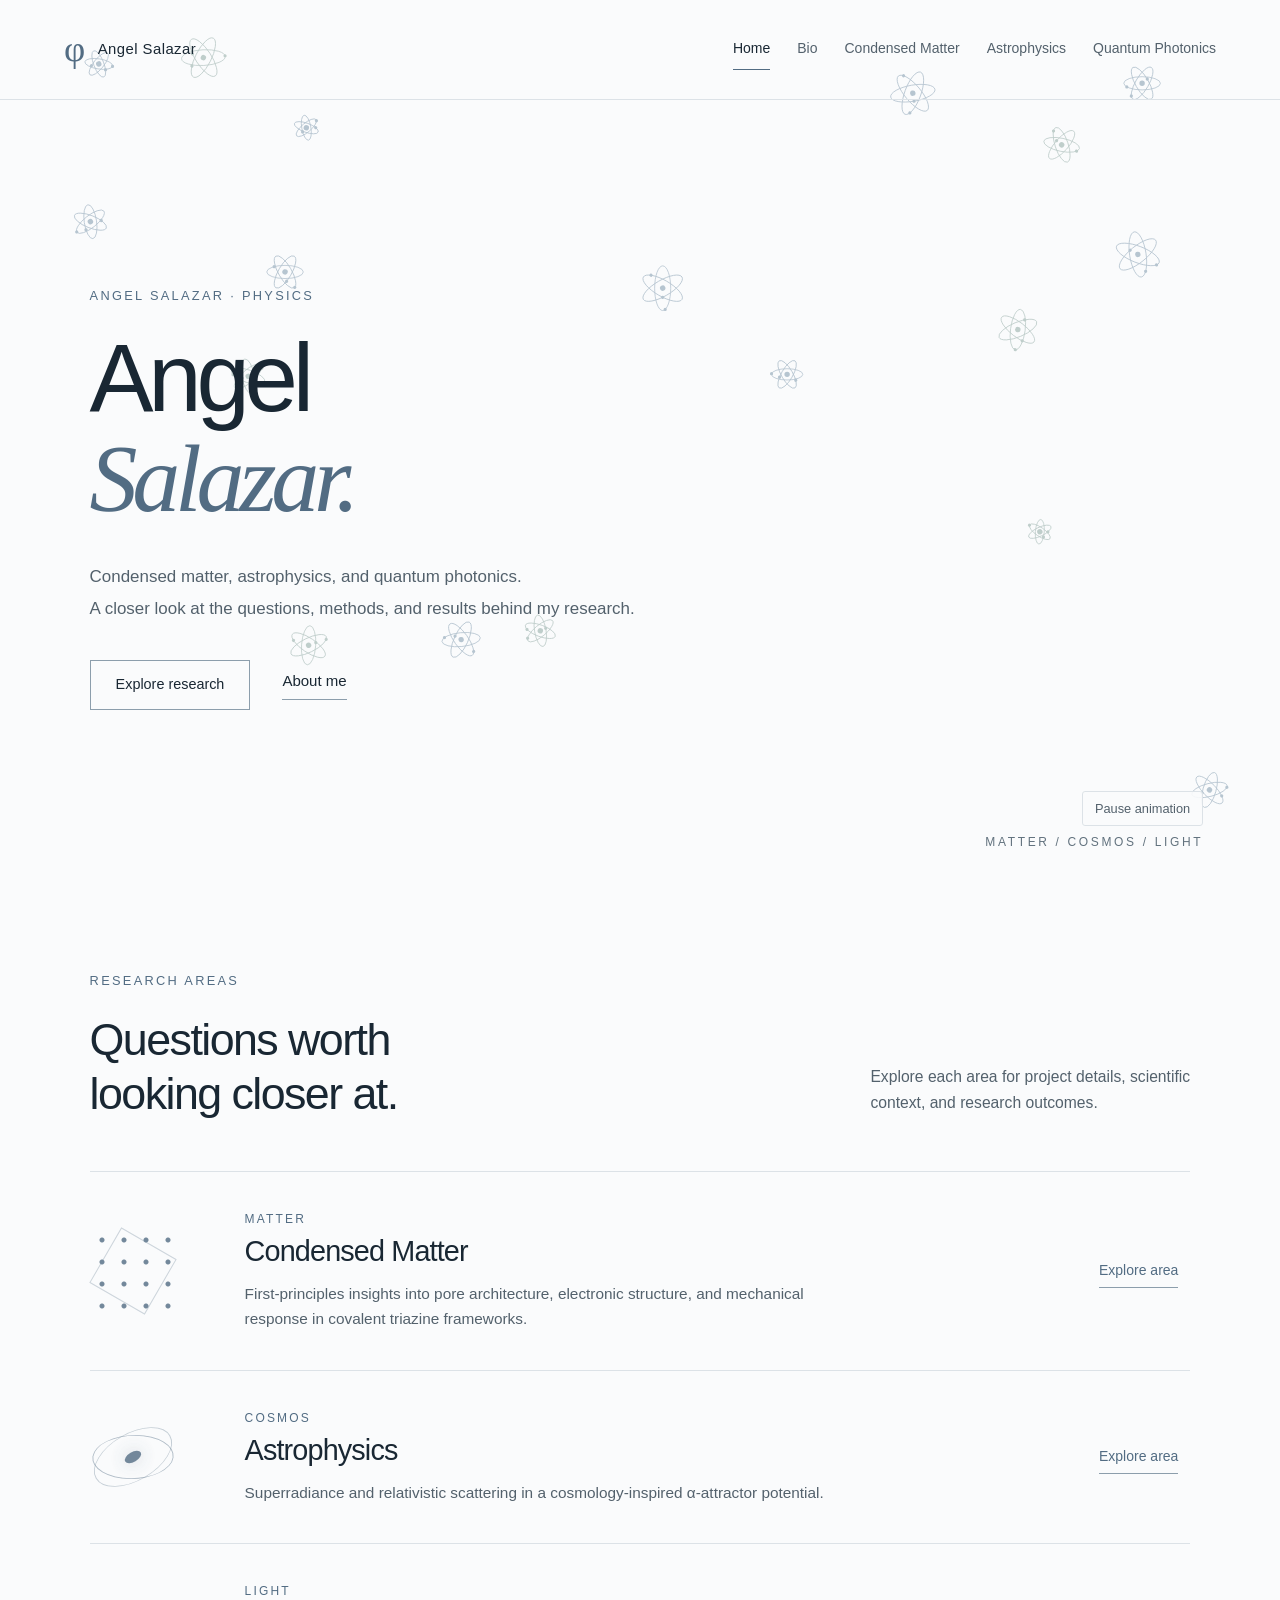
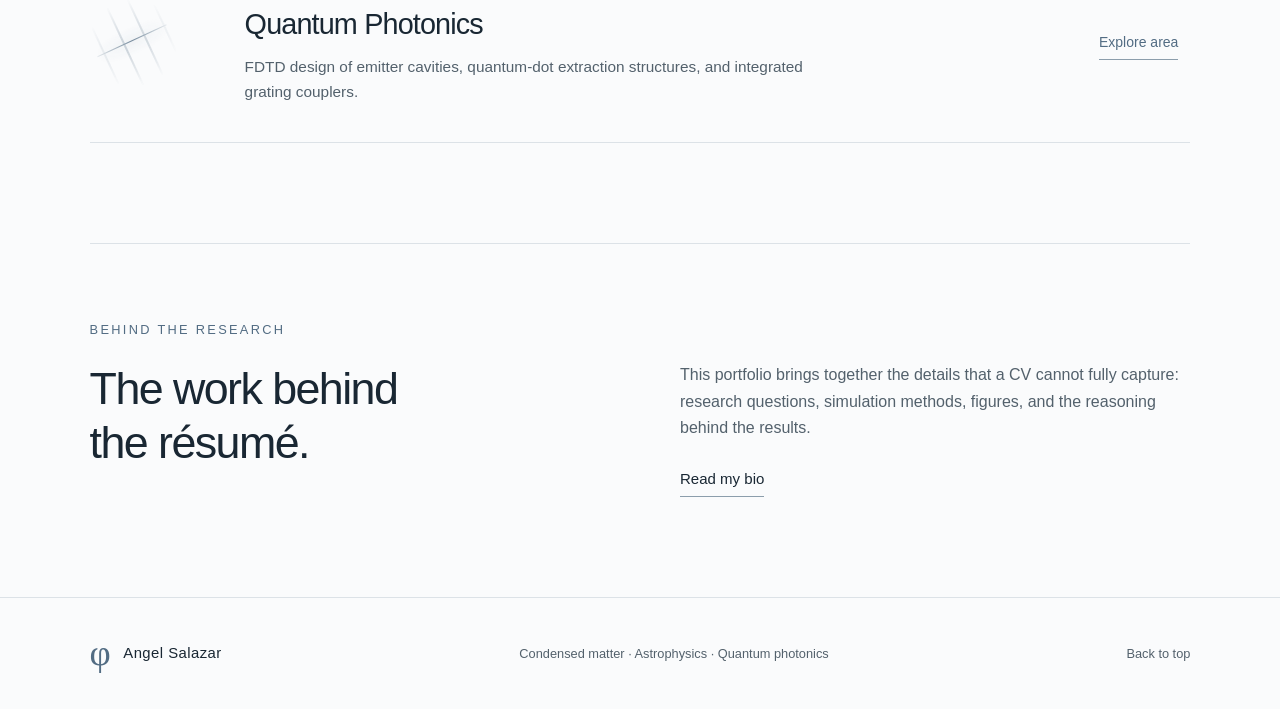
<file: index.html>
<!doctype html>
<html lang="en">
<head>
<meta charset="utf-8">
<meta name="viewport" content="width=device-width, initial-scale=1">
<meta name="color-scheme" content="light">
<meta name="description" content="A physics research portfolio exploring condensed matter, astrophysics, and quantum photonics.">
<title>Home · Angel Salazar</title>
<link rel="icon" href="assets/favicon.svg" type="image/svg+xml">
<link rel="stylesheet" href="assets/style.css">
<script src="assets/site.js" defer></script>
</head>
<body class="has-atom-background">
<canvas id="atom-background" aria-hidden="true"></canvas>
<a class="skip-link" href="#main">Skip to content</a>
<header class="site-header"><a class="brand" href="index.html" aria-label="Research portfolio home"><span class="brand-mark" aria-hidden="true">φ</span><span>Angel Salazar</span></a><button class="menu-toggle" type="button" aria-expanded="false" aria-controls="main-nav">Menu</button><nav id="main-nav" aria-label="Main navigation"><a href="index.html" aria-current="page">Home</a><a href="bio.html">Bio</a><a href="condensed-matter.html">Condensed Matter</a><a href="astrophysics.html">Astrophysics</a><a href="quantum-photonics.html">Quantum Photonics</a></nav></header>
<main id="main">
<section class="hero">
<div class="hero-content"><p class="eyebrow">Angel Salazar · Physics</p><h1>Angel<br><em>Salazar.</em></h1><p class="hero-description">Condensed matter, astrophysics, and quantum photonics.<br class="desktop-break"> A closer look at the questions, methods, and results behind my research.</p><div class="hero-actions"><a class="button" href="#research">Explore research</a><a class="text-link" href="bio.html">About me</a></div></div>
<button class="motion-toggle" aria-controls="atom-background" type="button" aria-pressed="false" hidden>Pause animation</button>
<p class="hero-caption">Matter / Cosmos / Light</p>
</section>
<section class="section research-section" id="research"><div class="section-heading"><div><p class="eyebrow">Research areas</p><h2>Questions worth<br>looking closer at.</h2></div><p>Explore each area for project details, scientific context, and research outcomes.</p></div>
<div class="research-list">
<a class="research-row" href="condensed-matter.html"><span class="area-icon matter-icon" aria-hidden="true"></span><div><p class="eyebrow">Matter</p><h3>Condensed Matter</h3><p>First-principles insights into pore architecture, electronic structure, and mechanical response in covalent triazine frameworks.</p></div><span class="row-action">Explore area</span></a>
<a class="research-row" href="astrophysics.html"><span class="area-icon astro-icon" aria-hidden="true"></span><div><p class="eyebrow">Cosmos</p><h3>Astrophysics</h3><p>Superradiance and relativistic scattering in a cosmology-inspired α-attractor potential.</p></div><span class="row-action">Explore area</span></a>
<a class="research-row" href="quantum-photonics.html"><span class="area-icon photon-icon" aria-hidden="true"></span><div><p class="eyebrow">Light</p><h3>Quantum Photonics</h3><p>FDTD design of emitter cavities, quantum-dot extraction structures, and integrated grating couplers.</p></div><span class="row-action">Explore area</span></a>
</div></section>
<section class="section closing"><p class="eyebrow">Behind the research</p><h2>The work behind<br>the résumé.</h2><p>This portfolio brings together the details that a CV cannot fully capture: research questions, simulation methods, figures, and the reasoning behind the results.</p><a class="text-link" href="bio.html">Read my bio</a></section></main>
<footer class="site-footer"><a class="brand" href="index.html"><span class="brand-mark" aria-hidden="true">φ</span><span>Angel Salazar</span></a><p>Condensed matter · Astrophysics · Quantum photonics</p><a href="#main">Back to top</a></footer>
</body></html>
</file>
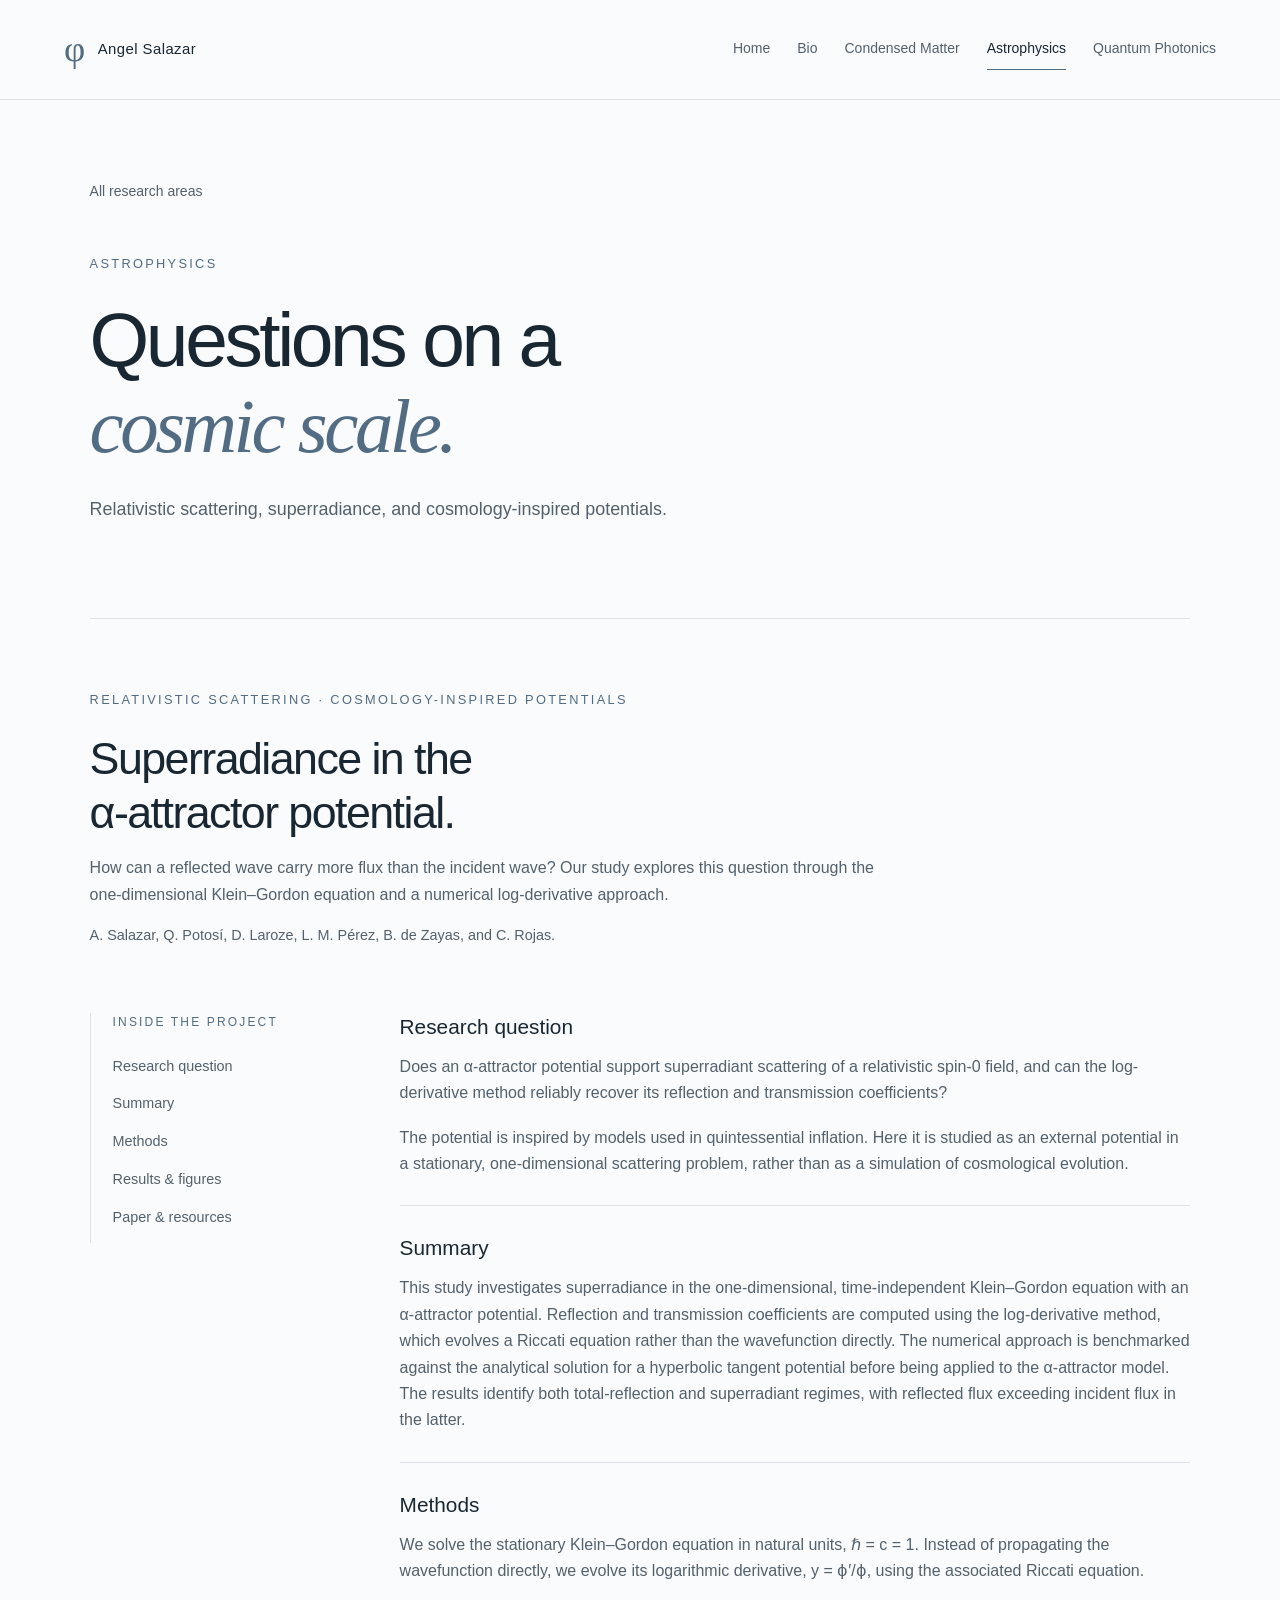
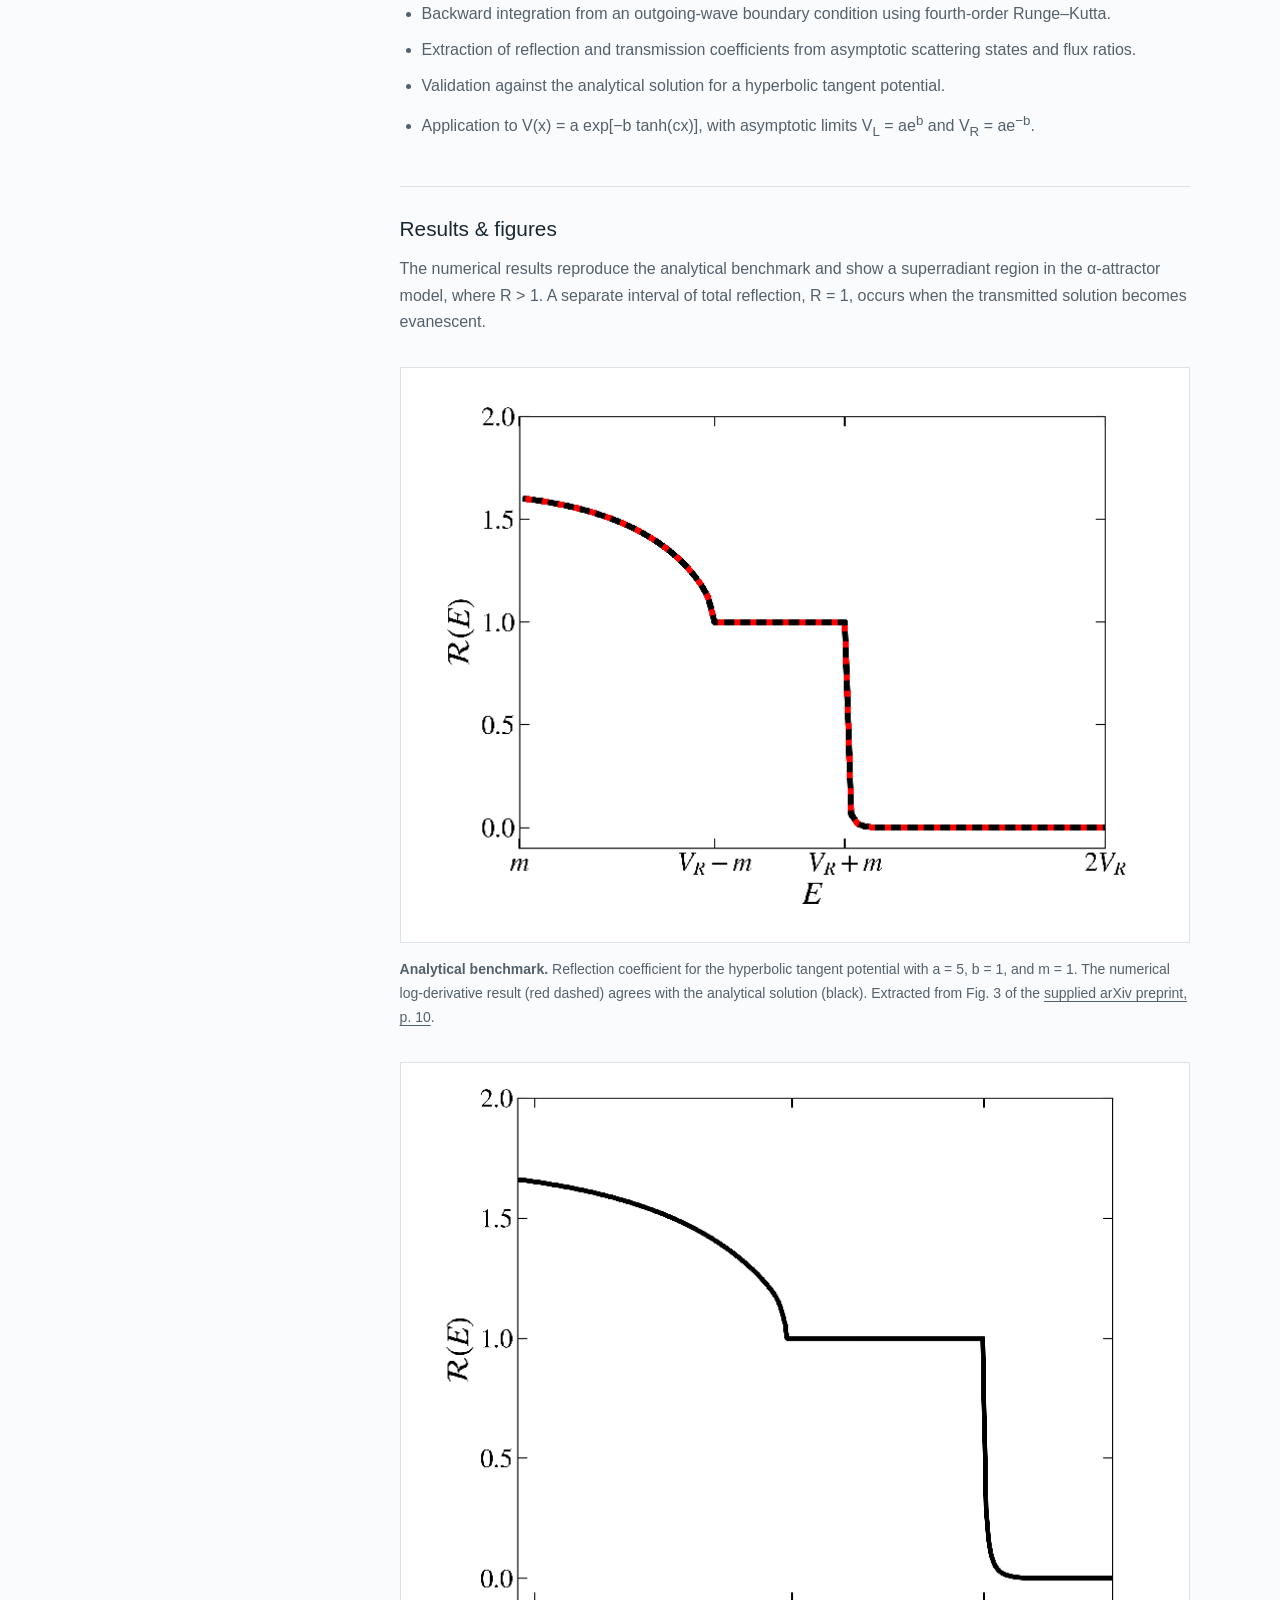
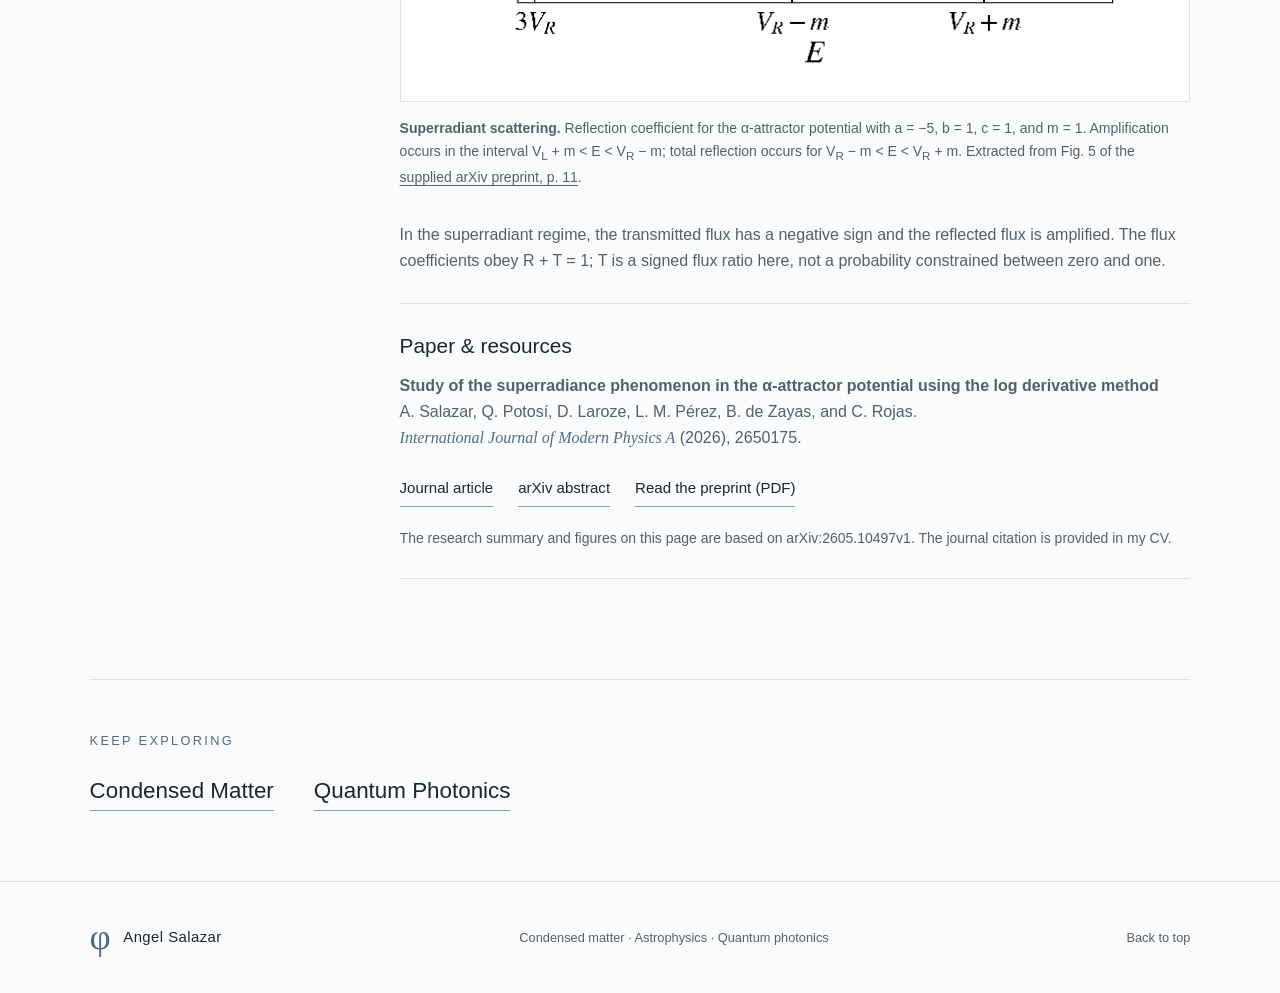
<file: astrophysics.html>
<!doctype html>
<html lang="en">
<head>
<meta charset="utf-8">
<meta name="viewport" content="width=device-width, initial-scale=1">
<meta name="color-scheme" content="light">
<meta name="description" content="Relativistic scattering, superradiance, and cosmology-inspired potentials.">
<title>Astrophysics · Angel Salazar</title>
<link rel="icon" href="assets/favicon.svg" type="image/svg+xml">
<link rel="stylesheet" href="assets/style.css">
<script src="assets/site.js" defer></script>
</head>
<body>
<a class="skip-link" href="#main">Skip to content</a>
<header class="site-header"><a class="brand" href="index.html" aria-label="Research portfolio home"><span class="brand-mark" aria-hidden="true">φ</span><span>Angel Salazar</span></a><button class="menu-toggle" type="button" aria-expanded="false" aria-controls="main-nav">Menu</button><nav id="main-nav" aria-label="Main navigation"><a href="index.html">Home</a><a href="bio.html">Bio</a><a href="condensed-matter.html">Condensed Matter</a><a href="astrophysics.html" aria-current="page">Astrophysics</a><a href="quantum-photonics.html">Quantum Photonics</a></nav></header>
<main id="main">
<section class="section page-intro"><a class="back-link" href="index.html#research">All research areas</a><p class="eyebrow">Astrophysics</p><h1>Questions on a<br><em>cosmic scale.</em></h1><p class="intro-copy">Relativistic scattering, superradiance, and cosmology-inspired potentials.</p></section>
<section class="section project-section">
  <div class="project-header"><p class="eyebrow">Relativistic scattering · Cosmology-inspired potentials</p><h2>Superradiance in the<br>α-attractor potential.</h2><p>How can a reflected wave carry more flux than the incident wave? Our study explores this question through the one-dimensional Klein–Gordon equation and a numerical log-derivative approach.</p><p class="paper-credit">A. Salazar, Q. Potosí, D. Laroze, L. M. Pérez, B. de Zayas, and C. Rojas.</p></div>
  <div class="project-layout">
    <aside class="project-index"><p class="eyebrow">Inside the project</p><a href="#question">Research question</a><a href="#summary">Summary</a><a href="#methods">Methods</a><a href="#results">Results &amp; figures</a><a href="#resources">Paper &amp; resources</a></aside>
    <div class="project-content">
      <section class="detail-block" id="question"><h3>Research question</h3><p>Does an α-attractor potential support superradiant scattering of a relativistic spin-0 field, and can the log-derivative method reliably recover its reflection and transmission coefficients?</p><p>The potential is inspired by models used in quintessential inflation. Here it is studied as an external potential in a stationary, one-dimensional scattering problem, rather than as a simulation of cosmological evolution.</p></section>
      <section class="detail-block" id="summary"><h3>Summary</h3><p>This study investigates superradiance in the one-dimensional, time-independent Klein–Gordon equation with an α-attractor potential. Reflection and transmission coefficients are computed using the log-derivative method, which evolves a Riccati equation rather than the wavefunction directly. The numerical approach is benchmarked against the analytical solution for a hyperbolic tangent potential before being applied to the α-attractor model. The results identify both total-reflection and superradiant regimes, with reflected flux exceeding incident flux in the latter.</p></section>
      <section class="detail-block" id="methods"><h3>Methods</h3><p>We solve the stationary Klein–Gordon equation in natural units, ℏ = c = 1. Instead of propagating the wavefunction directly, we evolve its logarithmic derivative, y = ϕ′/ϕ, using the associated Riccati equation.</p><ul class="method-list"><li>Backward integration from an outgoing-wave boundary condition using fourth-order Runge–Kutta.</li><li>Extraction of reflection and transmission coefficients from asymptotic scattering states and flux ratios.</li><li>Validation against the analytical solution for a hyperbolic tangent potential.</li><li>Application to V(x) = a exp[−b tanh(cx)], with asymptotic limits V<sub>L</sub> = ae<sup>b</sup> and V<sub>R</sub> = ae<sup>−b</sup>.</li></ul></section>
      <section class="detail-block" id="results"><h3>Results &amp; figures</h3><p>The numerical results reproduce the analytical benchmark and show a superradiant region in the α-attractor model, where R &gt; 1. A separate interval of total reflection, R = 1, occurs when the transmitted solution becomes evanescent.</p>
        <figure class="research-figure"><a href="assets/research/tanh-reflection.png" aria-label="View the hyperbolic tangent reflection plot at full size"><img src="assets/research/tanh-reflection.png" width="749" height="535" loading="lazy" alt="Reflection coefficient versus energy for the hyperbolic tangent potential. The black analytical curve and red dashed numerical curve overlap, showing superradiance with R greater than one, a total-reflection plateau, and a decrease toward zero."></a><figcaption><strong>Analytical benchmark.</strong> Reflection coefficient for the hyperbolic tangent potential with a = 5, b = 1, and m = 1. The numerical log-derivative result (red dashed) agrees with the analytical solution (black). Extracted from Fig. 3 of the <a href="https://arxiv.org/pdf/2605.10497v1#page=10">supplied arXiv preprint, p. 10</a>.</figcaption></figure>
        <figure class="research-figure"><a href="assets/research/alpha-attractor-reflection.png" aria-label="View the alpha-attractor reflection plot at full size"><img src="assets/research/alpha-attractor-reflection.png" width="764" height="611" loading="lazy" alt="Numerical reflection coefficient for the alpha-attractor potential. A superradiant region with R greater than one is followed by a plateau at R equals one between V R minus m and V R plus m, then reflection decreases toward zero."></a><figcaption><strong>Superradiant scattering.</strong> Reflection coefficient for the α-attractor potential with a = −5, b = 1, c = 1, and m = 1. Amplification occurs in the interval V<sub>L</sub> + m &lt; E &lt; V<sub>R</sub> − m; total reflection occurs for V<sub>R</sub> − m &lt; E &lt; V<sub>R</sub> + m. Extracted from Fig. 5 of the <a href="https://arxiv.org/pdf/2605.10497v1#page=11">supplied arXiv preprint, p. 11</a>.</figcaption></figure>
        <p>In the superradiant regime, the transmitted flux has a negative sign and the reflected flux is amplified. The flux coefficients obey R + T = 1; T is a signed flux ratio here, not a probability constrained between zero and one.</p>
      </section>
      <section class="detail-block" id="resources"><h3>Paper &amp; resources</h3><p><strong>Study of the superradiance phenomenon in the α-attractor potential using the log derivative method</strong><br>A. Salazar, Q. Potosí, D. Laroze, L. M. Pérez, B. de Zayas, and C. Rojas.<br><em>International Journal of Modern Physics A</em> (2026), 2650175.</p><div class="publication-links"><a class="text-link" href="https://doi.org/10.1142/S0217751X26501757">Journal article</a><a class="text-link" href="https://arxiv.org/abs/2605.10497">arXiv abstract</a><a class="text-link" href="https://arxiv.org/pdf/2605.10497v1">Read the preprint (PDF)</a></div><p class="source-note">The research summary and figures on this page are based on arXiv:2605.10497v1. The journal citation is provided in my CV.</p></section>
    </div>
  </div>
</section>
<section class="section next-section"><p class="eyebrow">Keep exploring</p><div class="area-links"><a href="condensed-matter.html">Condensed Matter</a><a href="quantum-photonics.html">Quantum Photonics</a></div></section></main>
<footer class="site-footer"><a class="brand" href="index.html"><span class="brand-mark" aria-hidden="true">φ</span><span>Angel Salazar</span></a><p>Condensed matter · Astrophysics · Quantum photonics</p><a href="#main">Back to top</a></footer>
</body></html>
</file>
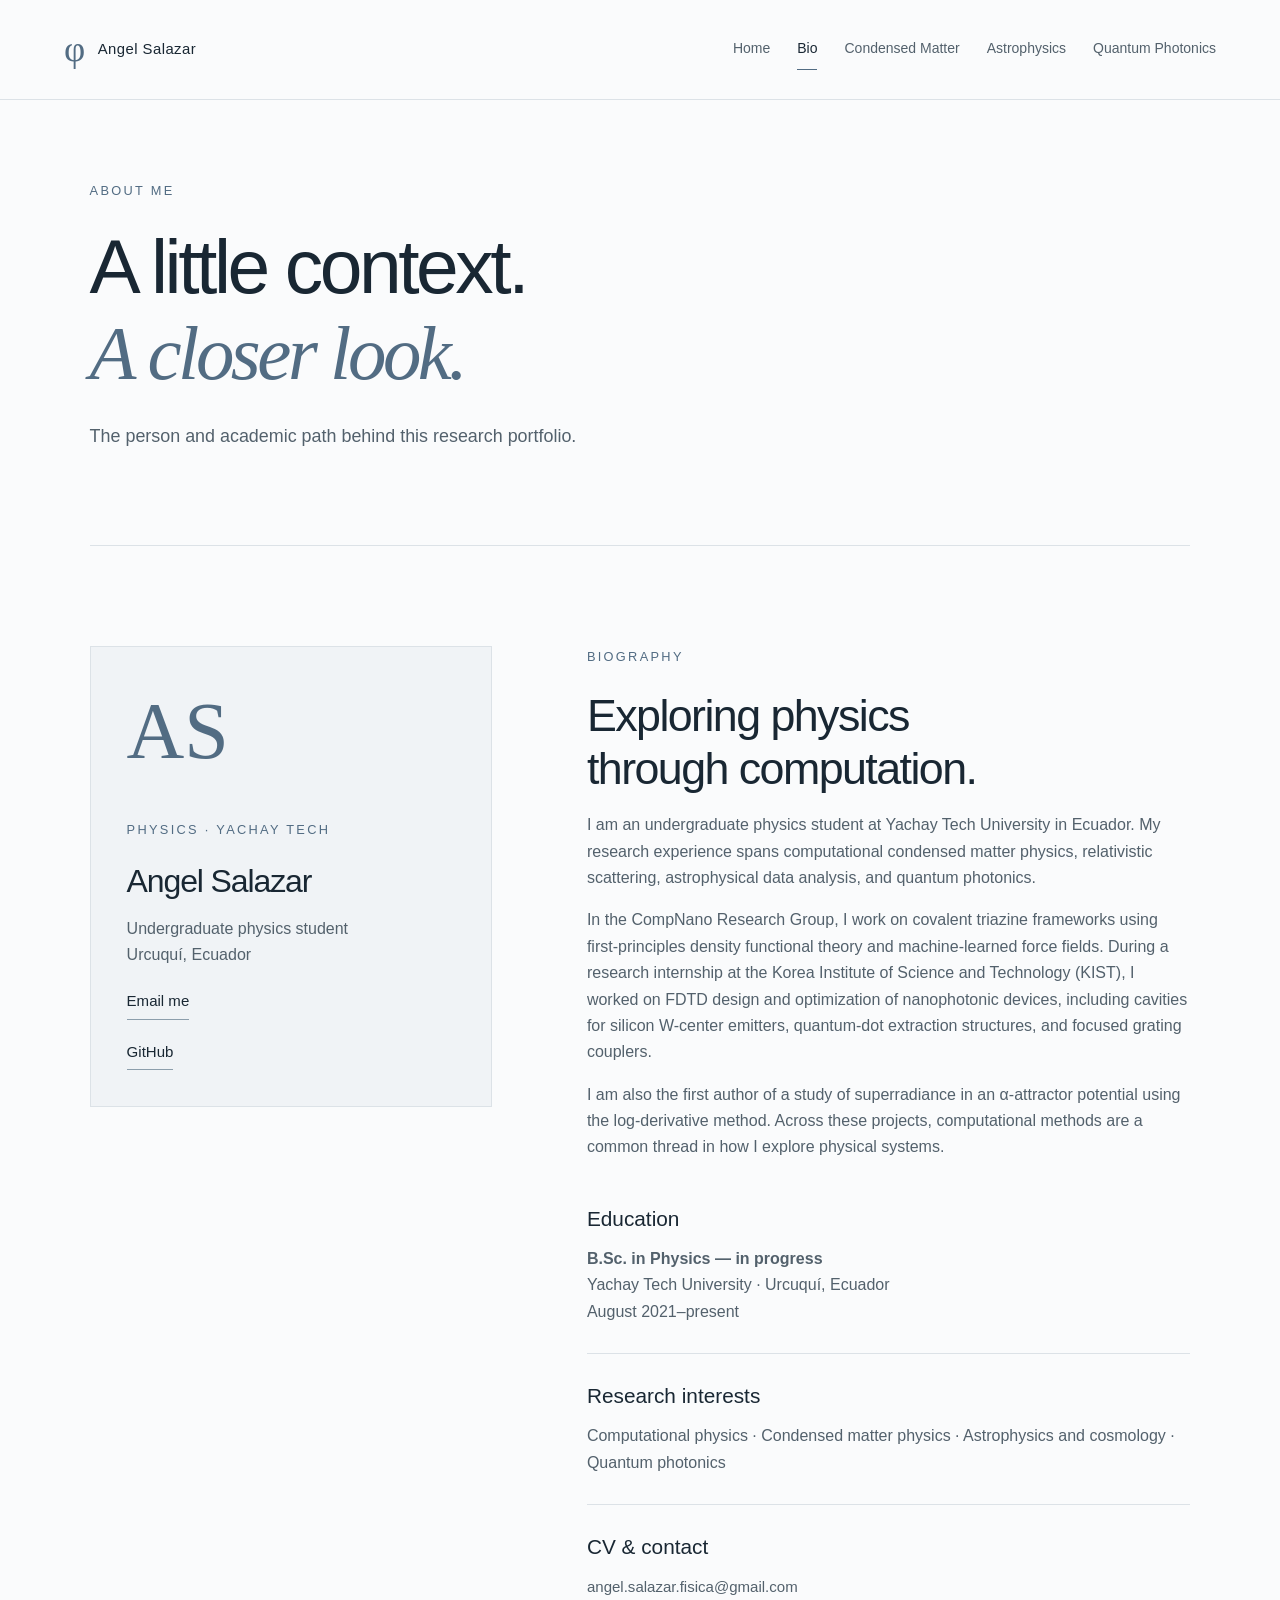
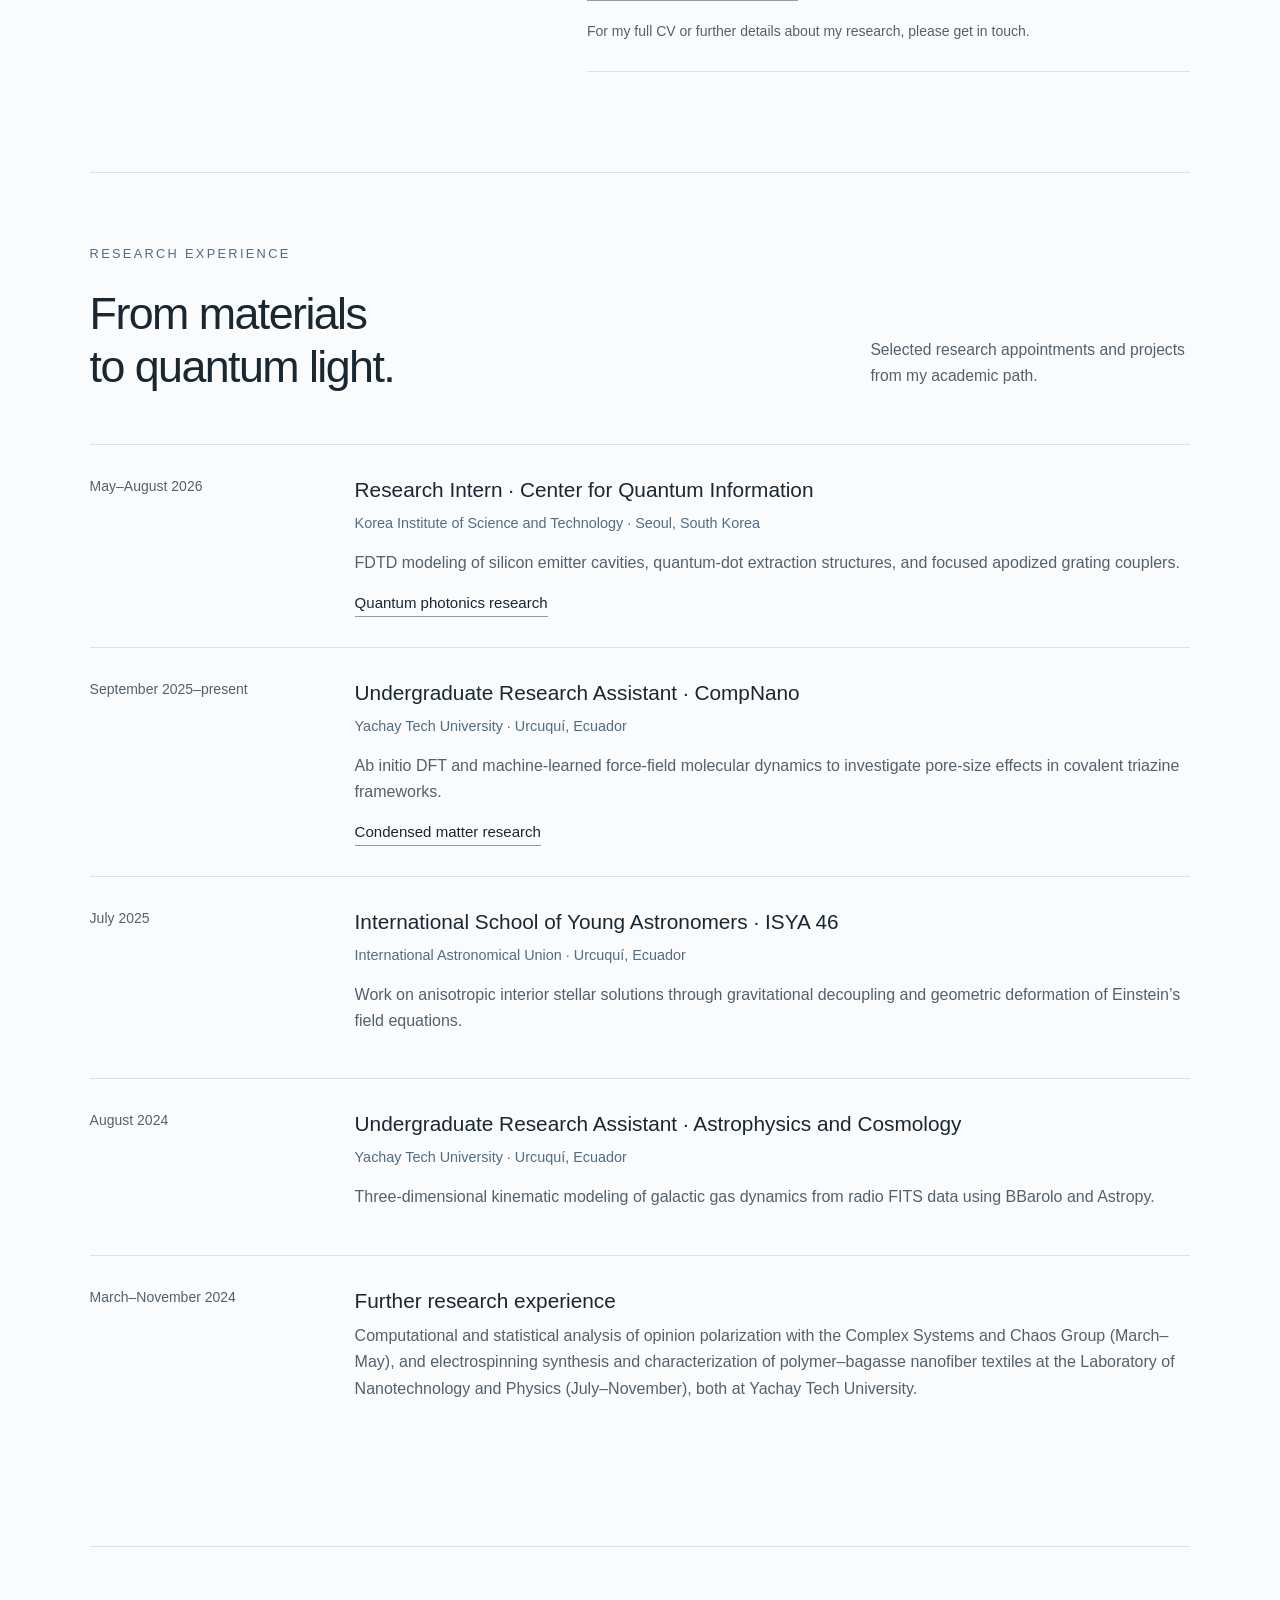
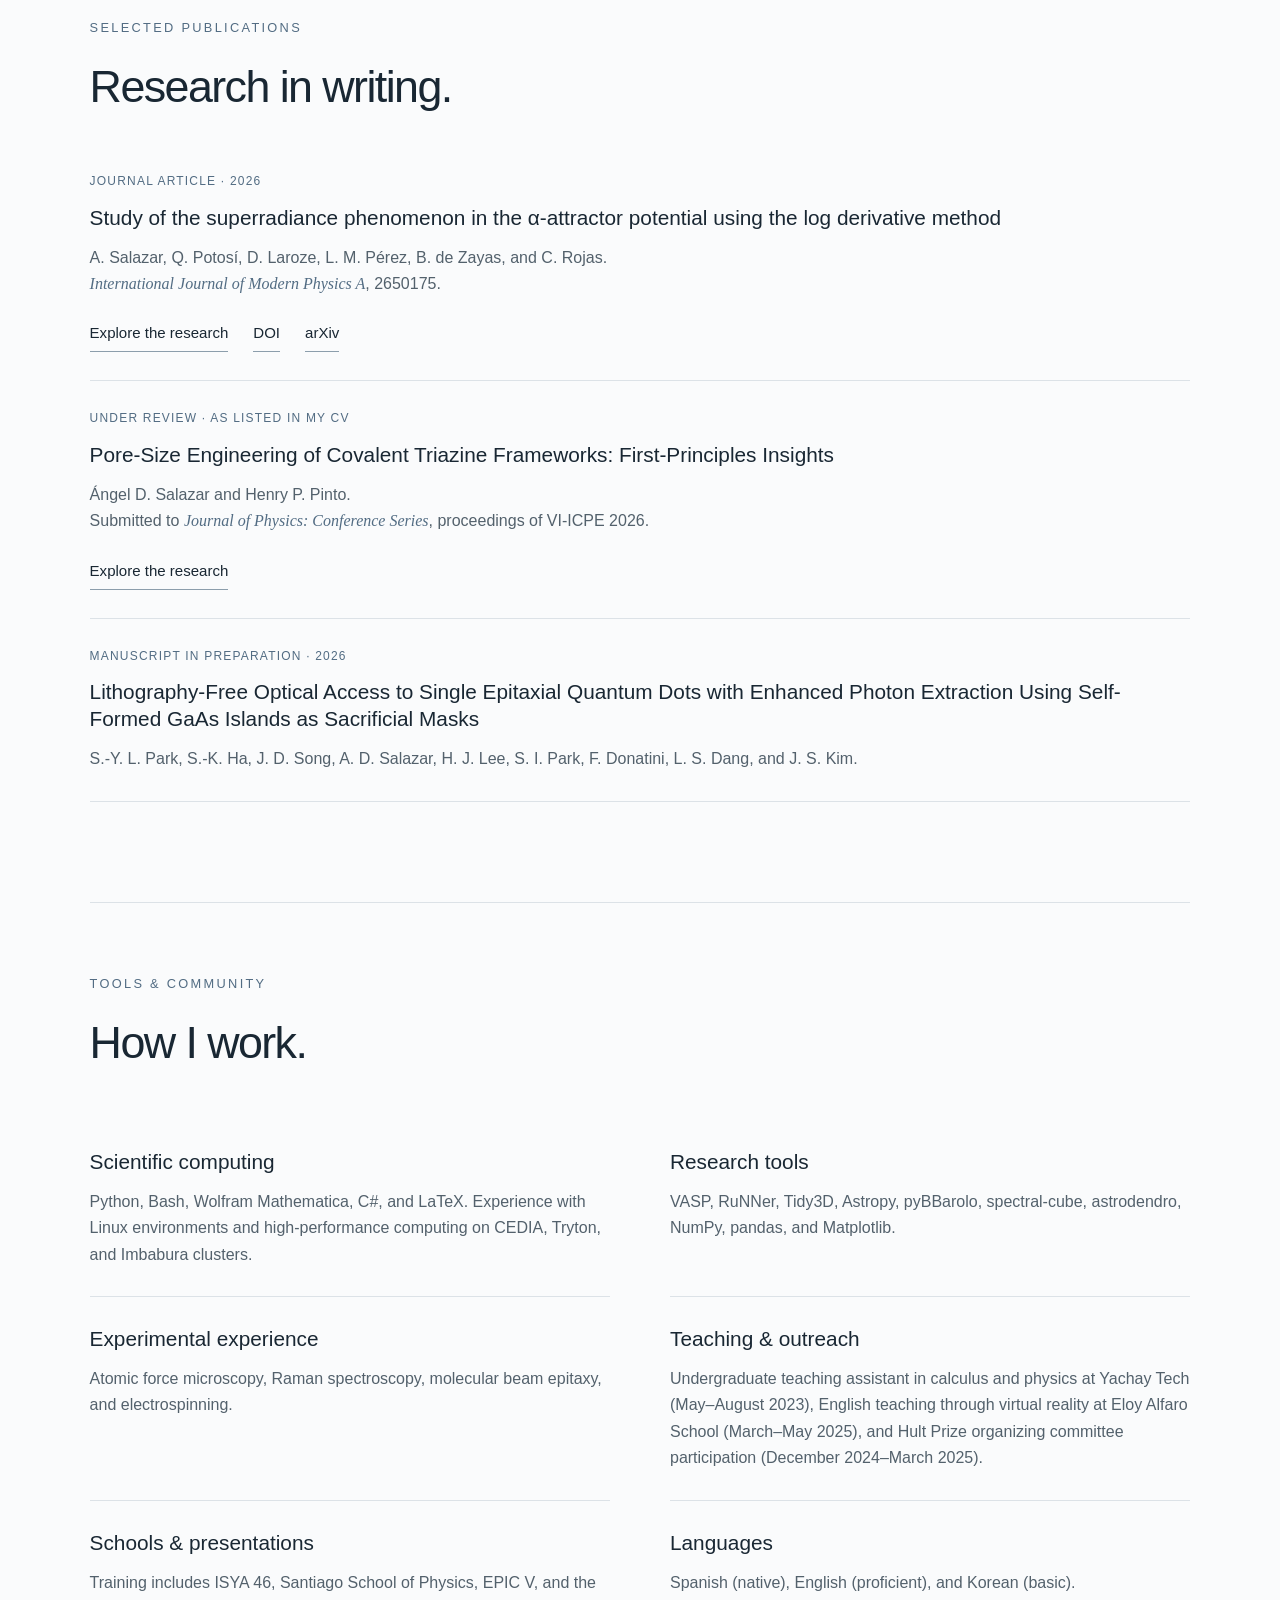
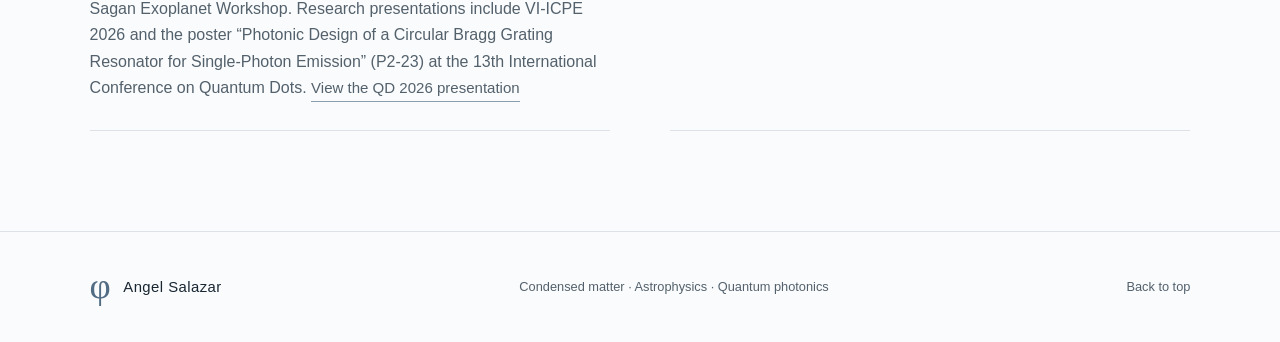
<file: bio.html>
<!doctype html>
<html lang="en">
<head>
<meta charset="utf-8">
<meta name="viewport" content="width=device-width, initial-scale=1">
<meta name="color-scheme" content="light">
<meta name="description" content="Angel Salazar, undergraduate physics student at Yachay Tech University. Research experience in computational materials, relativistic scattering, and quantum photonics.">
<title>Bio · Angel Salazar</title>
<link rel="icon" href="assets/favicon.svg" type="image/svg+xml">
<link rel="stylesheet" href="assets/style.css">
<script src="assets/site.js" defer></script>
</head>
<body>
<a class="skip-link" href="#main">Skip to content</a>
<header class="site-header"><a class="brand" href="index.html" aria-label="Research portfolio home"><span class="brand-mark" aria-hidden="true">φ</span><span>Angel Salazar</span></a><button class="menu-toggle" type="button" aria-expanded="false" aria-controls="main-nav">Menu</button><nav id="main-nav" aria-label="Main navigation"><a href="index.html">Home</a><a href="bio.html" aria-current="page">Bio</a><a href="condensed-matter.html">Condensed Matter</a><a href="astrophysics.html">Astrophysics</a><a href="quantum-photonics.html">Quantum Photonics</a></nav></header>
<main id="main">
<section class="section page-intro"><p class="eyebrow">About me</p><h1>A little context.<br><em>A closer look.</em></h1><p class="intro-copy">The person and academic path behind this research portfolio.</p></section>
<section class="section bio-layout">
  <aside class="profile-panel">
    <div class="profile-monogram" aria-hidden="true">AS</div>
    <p class="eyebrow">Physics · Yachay Tech</p>
    <h2>Angel Salazar</h2>
    <p>Undergraduate physics student<br>Urcuquí, Ecuador</p>
    <a class="text-link" href="mailto:angel.salazar.fisica@gmail.com">Email me</a>
    <a class="text-link" href="https://github.com/AnyelTars">GitHub</a>
  </aside>
  <div class="bio-copy">
    <p class="eyebrow">Biography</p>
    <h2>Exploring physics<br>through computation.</h2>
    <p>I am an undergraduate physics student at Yachay Tech University in Ecuador. My research experience spans computational condensed matter physics, relativistic scattering, astrophysical data analysis, and quantum photonics.</p>
    <p>In the CompNano Research Group, I work on covalent triazine frameworks using first-principles density functional theory and machine-learned force fields. During a research internship at the Korea Institute of Science and Technology (KIST), I worked on FDTD design and optimization of nanophotonic devices, including cavities for silicon W-center emitters, quantum-dot extraction structures, and focused grating couplers.</p>
    <p>I am also the first author of a study of superradiance in an α-attractor potential using the log-derivative method. Across these projects, computational methods are a common thread in how I explore physical systems.</p>
    <section class="detail-block"><h3>Education</h3><p><strong>B.Sc. in Physics — in progress</strong><br>Yachay Tech University · Urcuquí, Ecuador<br>August 2021–present</p></section>
    <section class="detail-block"><h3>Research interests</h3><p>Computational physics · Condensed matter physics · Astrophysics and cosmology · Quantum photonics</p></section>
    <section class="detail-block"><h3>CV &amp; contact</h3><p><a class="text-link" href="mailto:angel.salazar.fisica@gmail.com">angel.salazar.fisica@gmail.com</a></p><p class="contact-note">For my full CV or further details about my research, please get in touch.</p></section>
  </div>
</section>
<section class="section bio-section">
  <div class="section-heading"><div><p class="eyebrow">Research experience</p><h2>From materials<br>to quantum light.</h2></div><p>Selected research appointments and projects from my academic path.</p></div>
  <div class="experience-list">
    <article class="experience-entry"><p class="experience-date">May–August 2026</p><div><h3>Research Intern · Center for Quantum Information</h3><p class="institution">Korea Institute of Science and Technology · Seoul, South Korea</p><p>FDTD modeling of silicon emitter cavities, quantum-dot extraction structures, and focused apodized grating couplers.</p><a class="text-link" href="quantum-photonics.html">Quantum photonics research</a></div></article>
    <article class="experience-entry"><p class="experience-date">September 2025–present</p><div><h3>Undergraduate Research Assistant · CompNano</h3><p class="institution">Yachay Tech University · Urcuquí, Ecuador</p><p>Ab initio DFT and machine-learned force-field molecular dynamics to investigate pore-size effects in covalent triazine frameworks.</p><a class="text-link" href="condensed-matter.html">Condensed matter research</a></div></article>
    <article class="experience-entry"><p class="experience-date">July 2025</p><div><h3>International School of Young Astronomers · ISYA 46</h3><p class="institution">International Astronomical Union · Urcuquí, Ecuador</p><p>Work on anisotropic interior stellar solutions through gravitational decoupling and geometric deformation of Einstein’s field equations.</p></div></article>
    <article class="experience-entry"><p class="experience-date">August 2024</p><div><h3>Undergraduate Research Assistant · Astrophysics and Cosmology</h3><p class="institution">Yachay Tech University · Urcuquí, Ecuador</p><p>Three-dimensional kinematic modeling of galactic gas dynamics from radio FITS data using BBarolo and Astropy.</p></div></article>
    <article class="experience-entry"><p class="experience-date">March–November 2024</p><div><h3>Further research experience</h3><p>Computational and statistical analysis of opinion polarization with the Complex Systems and Chaos Group (March–May), and electrospinning synthesis and characterization of polymer–bagasse nanofiber textiles at the Laboratory of Nanotechnology and Physics (July–November), both at Yachay Tech University.</p></div></article>
  </div>
</section>
<section class="section bio-section">
  <p class="eyebrow">Selected publications</p><h2>Research in writing.</h2>
  <div class="publication-list">
    <article class="detail-block"><p class="publication-status">Journal article · 2026</p><h3>Study of the superradiance phenomenon in the α-attractor potential using the log derivative method</h3><p>A. Salazar, Q. Potosí, D. Laroze, L. M. Pérez, B. de Zayas, and C. Rojas.<br><em>International Journal of Modern Physics A</em>, 2650175.</p><div class="publication-links"><a class="text-link" href="astrophysics.html">Explore the research</a><a class="text-link" href="https://doi.org/10.1142/S0217751X26501757">DOI</a><a class="text-link" href="https://arxiv.org/abs/2605.10497">arXiv</a></div></article>
    <article class="detail-block"><p class="publication-status">Under review · as listed in my CV</p><h3>Pore-Size Engineering of Covalent Triazine Frameworks: First-Principles Insights</h3><p>Ángel D. Salazar and Henry P. Pinto.<br>Submitted to <em>Journal of Physics: Conference Series</em>, proceedings of VI-ICPE 2026.</p><div class="publication-links"><a class="text-link" href="condensed-matter.html">Explore the research</a></div></article>
    <article class="detail-block"><p class="publication-status">Manuscript in preparation · 2026</p><h3>Lithography-Free Optical Access to Single Epitaxial Quantum Dots with Enhanced Photon Extraction Using Self-Formed GaAs Islands as Sacrificial Masks</h3><p>S.-Y. L. Park, S.-K. Ha, J. D. Song, A. D. Salazar, H. J. Lee, S. I. Park, F. Donatini, L. S. Dang, and J. S. Kim.</p></article>
  </div>
</section>
<section class="section bio-section">
  <div class="section-heading"><div><p class="eyebrow">Tools &amp; community</p><h2>How I work.</h2></div></div>
  <div class="skills-grid">
    <section class="detail-block"><h3>Scientific computing</h3><p>Python, Bash, Wolfram Mathematica, C#, and LaTeX. Experience with Linux environments and high-performance computing on CEDIA, Tryton, and Imbabura clusters.</p></section>
    <section class="detail-block"><h3>Research tools</h3><p>VASP, RuNNer, Tidy3D, Astropy, pyBBarolo, spectral-cube, astrodendro, NumPy, pandas, and Matplotlib.</p></section>
    <section class="detail-block"><h3>Experimental experience</h3><p>Atomic force microscopy, Raman spectroscopy, molecular beam epitaxy, and electrospinning.</p></section>
    <section class="detail-block"><h3>Teaching &amp; outreach</h3><p>Undergraduate teaching assistant in calculus and physics at Yachay Tech (May–August 2023), English teaching through virtual reality at Eloy Alfaro School (March–May 2025), and Hult Prize organizing committee participation (December 2024–March 2025).</p></section>
    <section class="detail-block"><h3>Schools &amp; presentations</h3><p>Training includes ISYA 46, Santiago School of Physics, EPIC V, and the Sagan Exoplanet Workshop. Research presentations include VI-ICPE 2026 and the poster “Photonic Design of a Circular Bragg Grating Resonator for Single-Photon Emission” (P2-23) at the 13th International Conference on Quantum Dots. <a class="text-link" href="quantum-photonics.html#conference">View the QD 2026 presentation</a></p></section>
    <section class="detail-block"><h3>Languages</h3><p>Spanish (native), English (proficient), and Korean (basic).</p></section>
  </div>
</section></main>
<footer class="site-footer"><a class="brand" href="index.html"><span class="brand-mark" aria-hidden="true">φ</span><span>Angel Salazar</span></a><p>Condensed matter · Astrophysics · Quantum photonics</p><a href="#main">Back to top</a></footer>
</body></html>
</file>
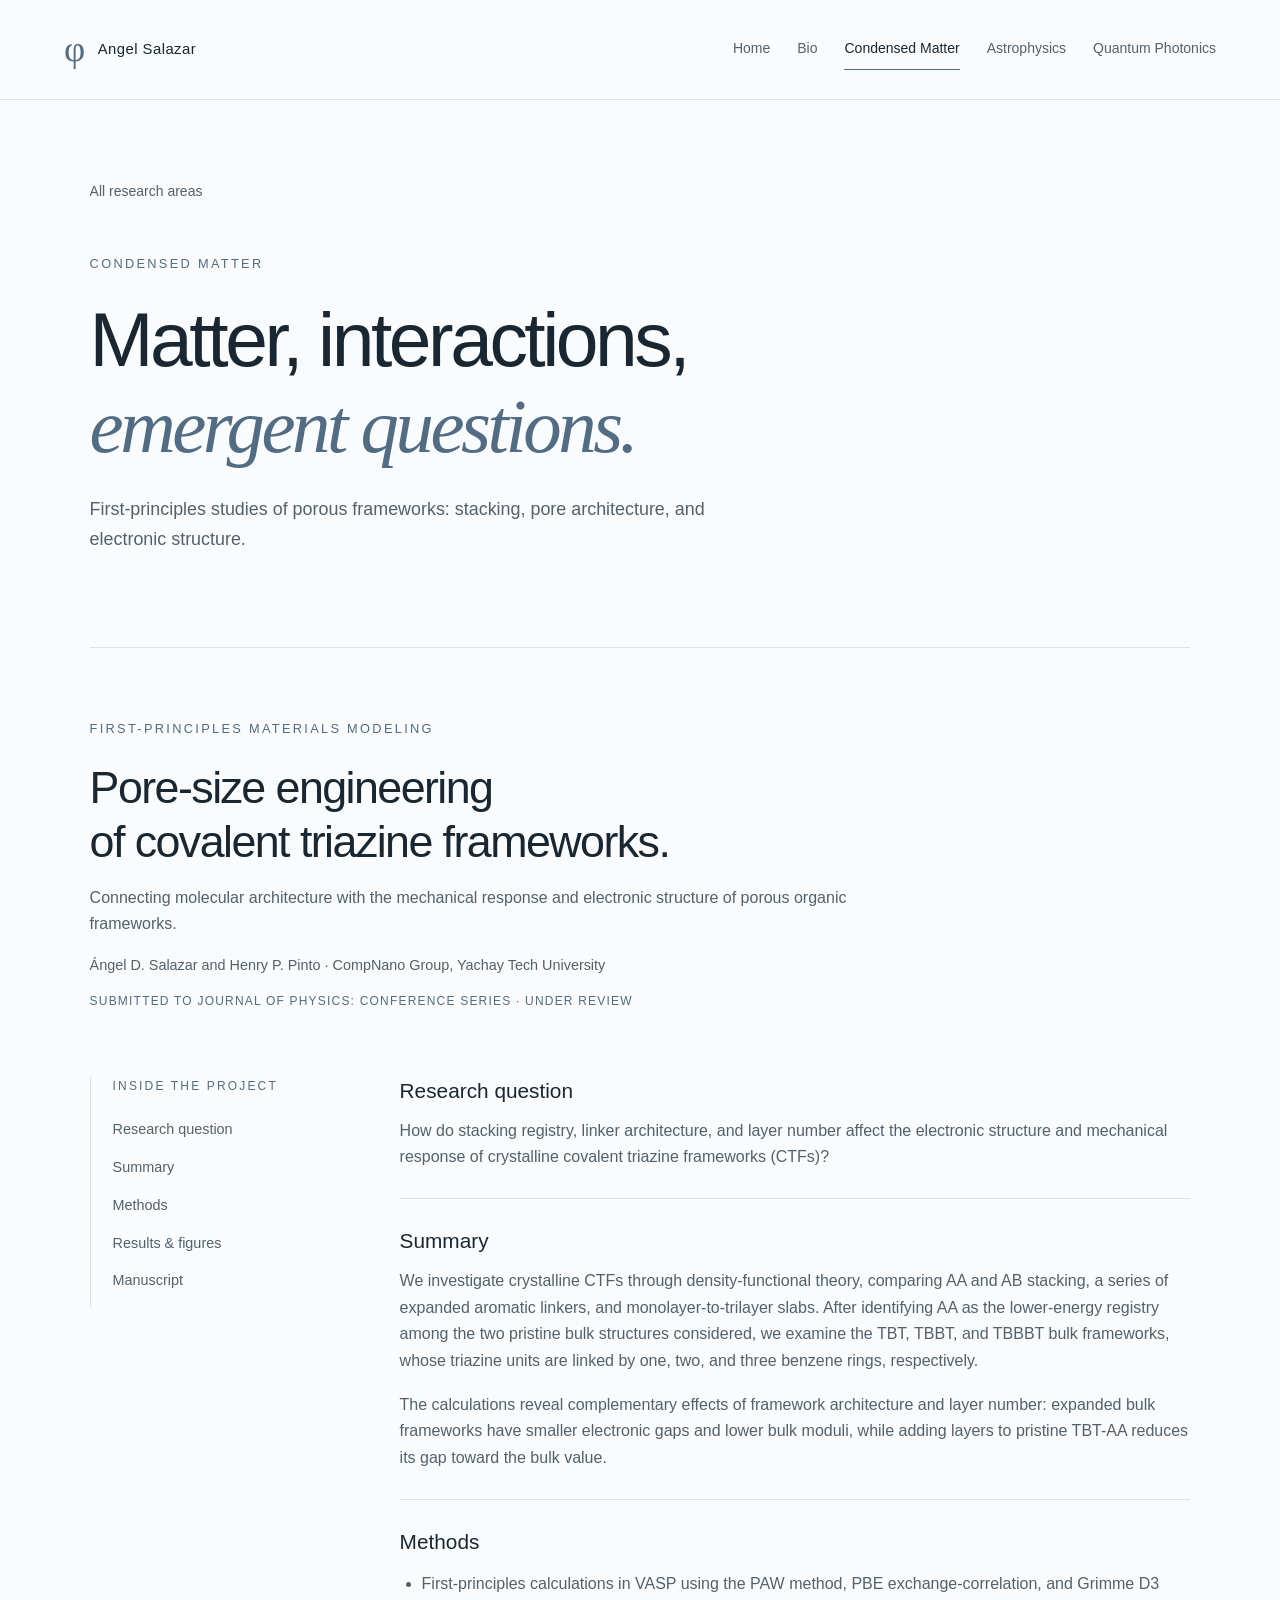
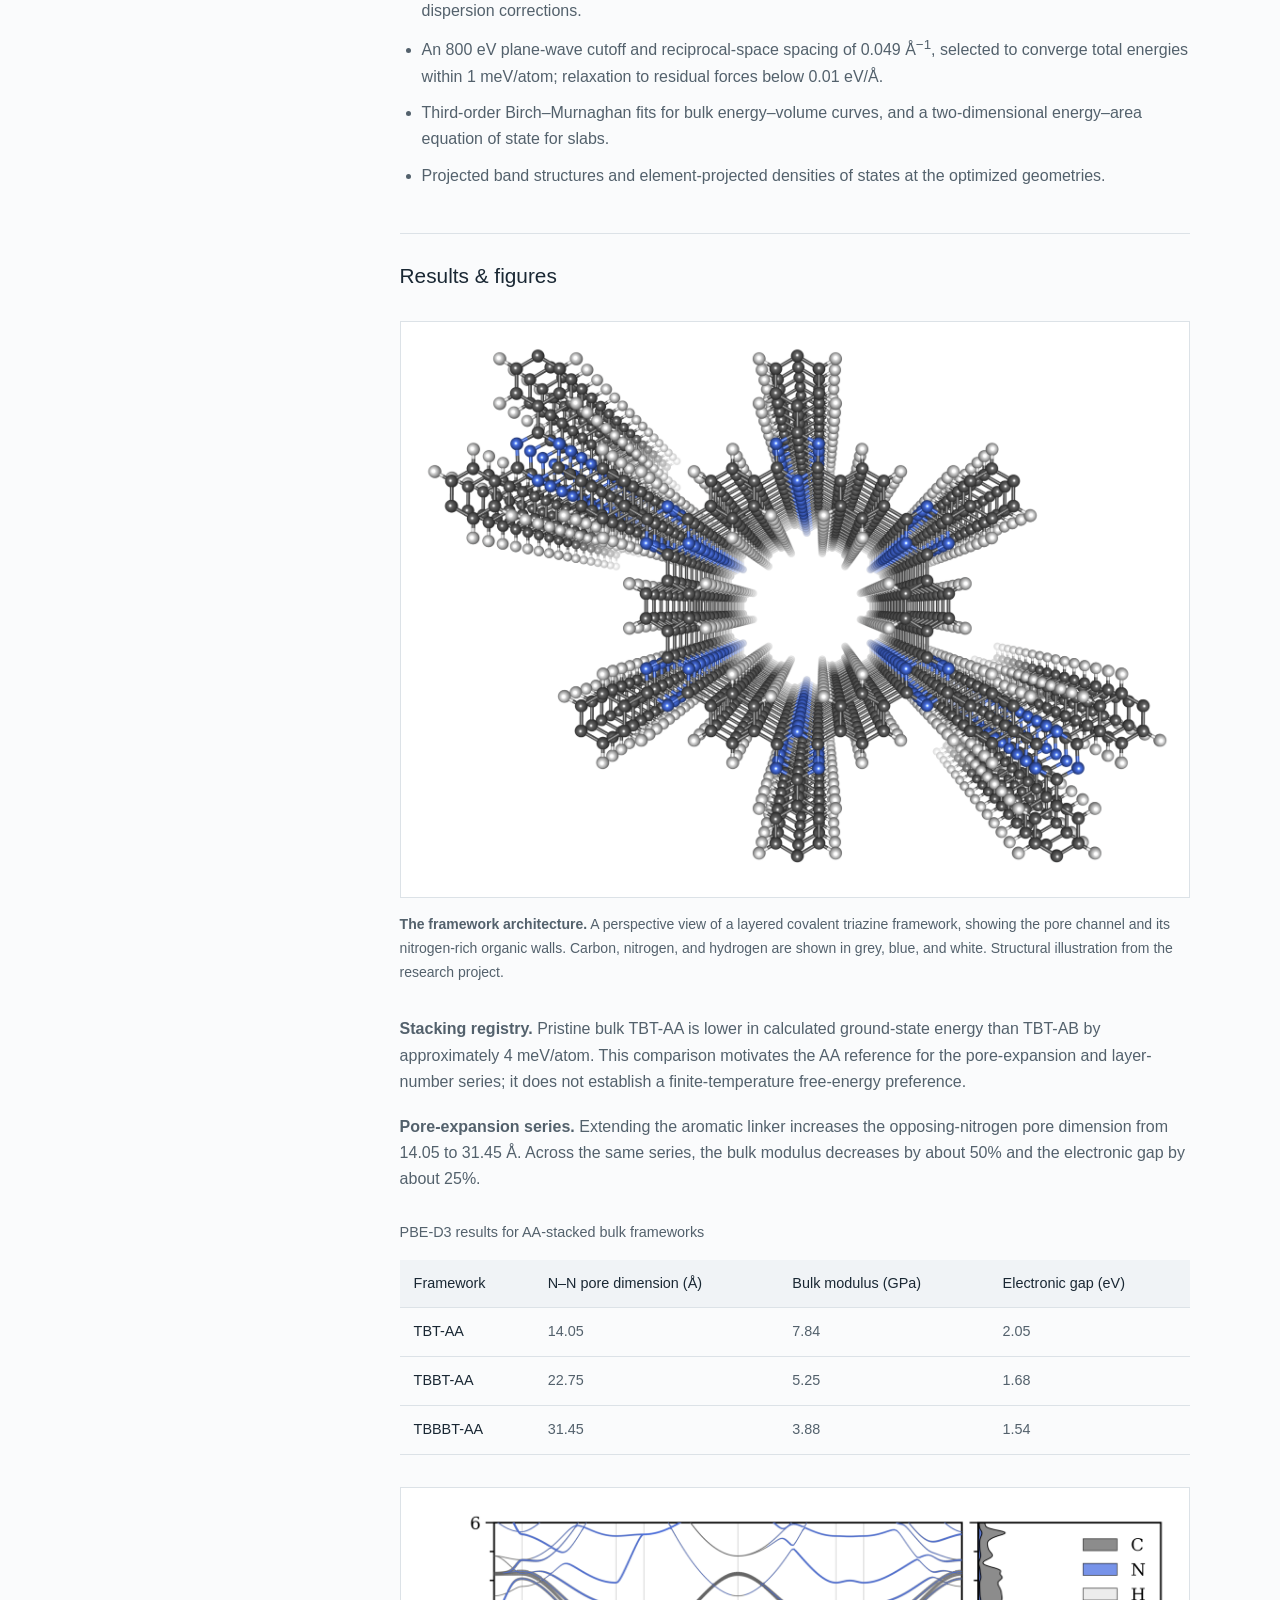
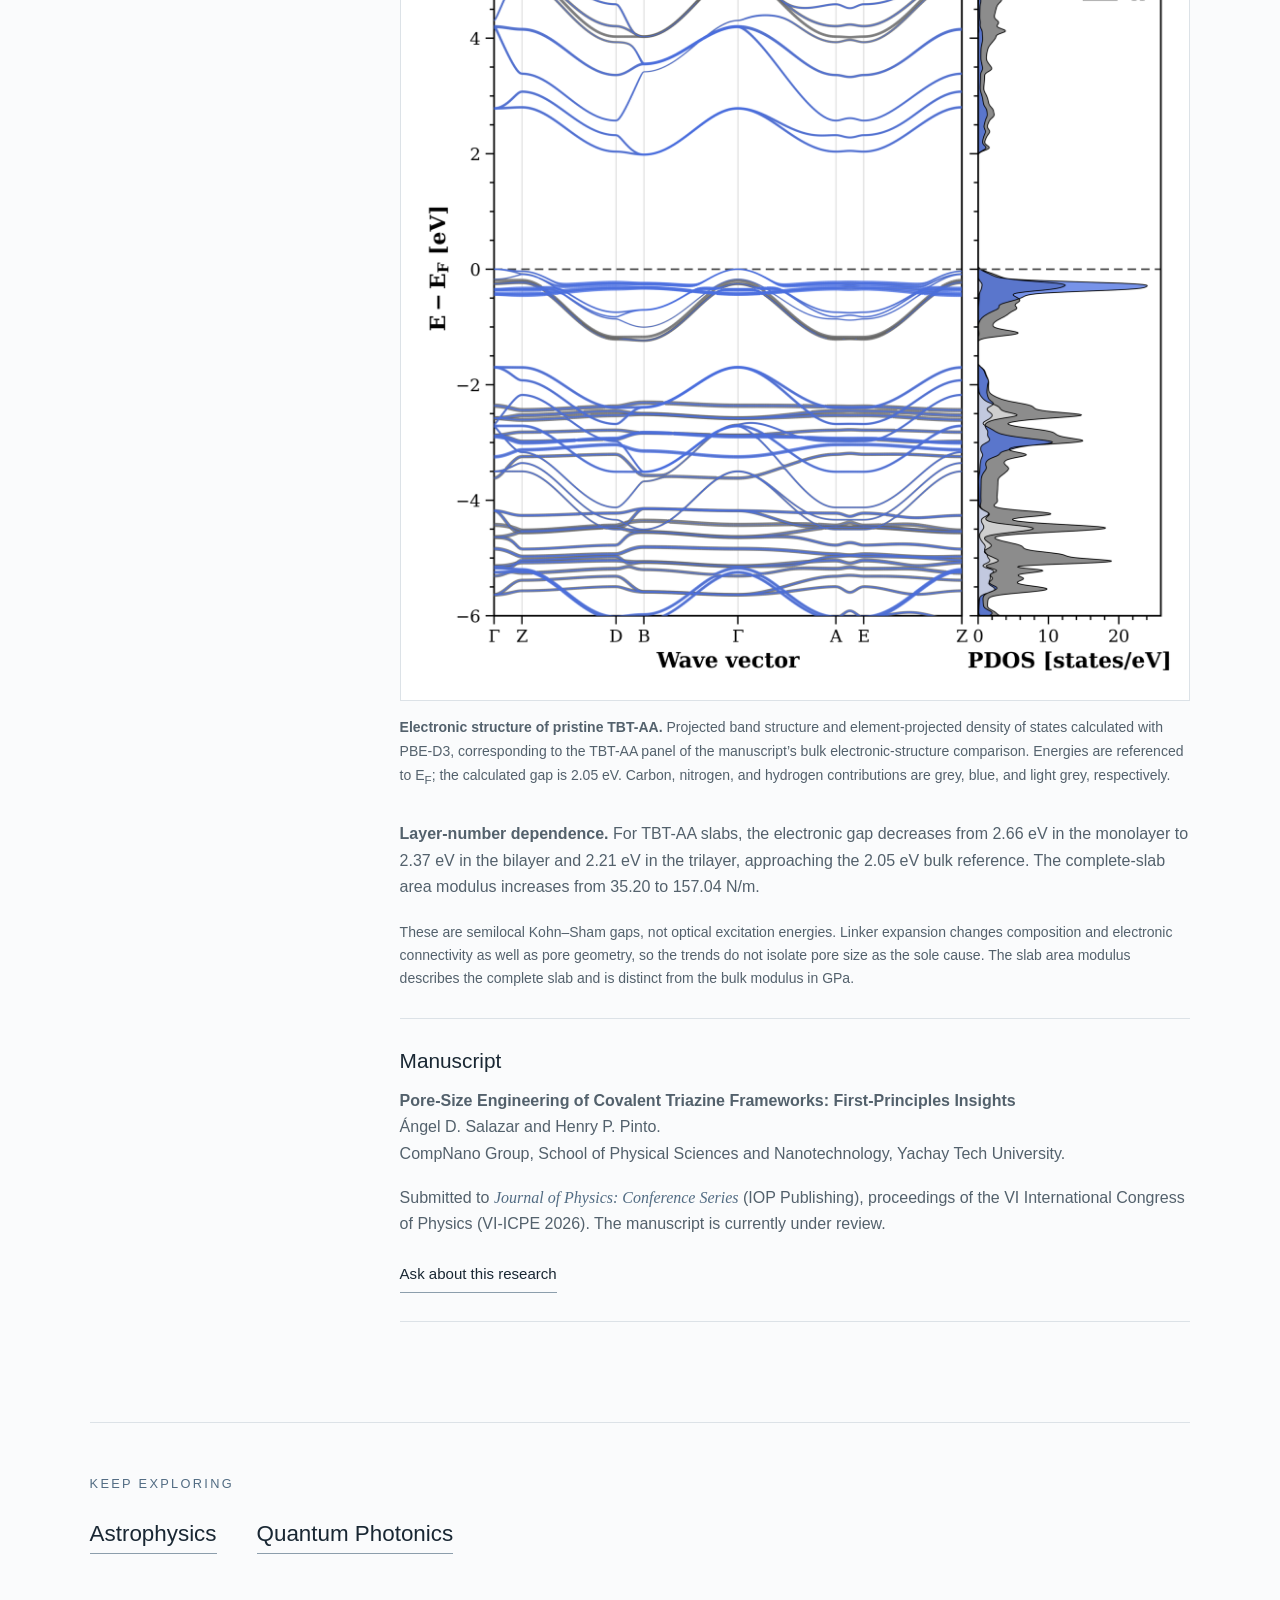
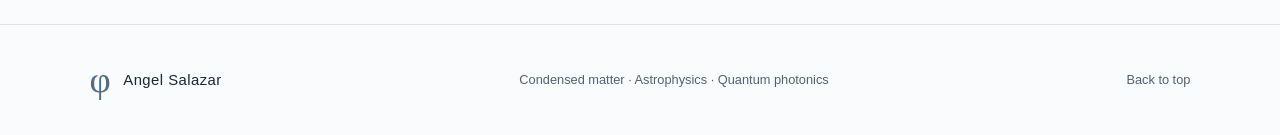
<file: condensed-matter.html>
<!doctype html>
<html lang="en">
<head>
<meta charset="utf-8">
<meta name="viewport" content="width=device-width, initial-scale=1">
<meta name="color-scheme" content="light">
<meta name="description" content="First-principles studies of porous frameworks: stacking, pore architecture, and electronic structure.">
<title>Condensed Matter · Angel Salazar</title>
<link rel="icon" href="assets/favicon.svg" type="image/svg+xml">
<link rel="stylesheet" href="assets/style.css">
<script src="assets/site.js" defer></script>
</head>
<body>
<a class="skip-link" href="#main">Skip to content</a>
<header class="site-header"><a class="brand" href="index.html" aria-label="Research portfolio home"><span class="brand-mark" aria-hidden="true">φ</span><span>Angel Salazar</span></a><button class="menu-toggle" type="button" aria-expanded="false" aria-controls="main-nav">Menu</button><nav id="main-nav" aria-label="Main navigation"><a href="index.html">Home</a><a href="bio.html">Bio</a><a href="condensed-matter.html" aria-current="page">Condensed Matter</a><a href="astrophysics.html">Astrophysics</a><a href="quantum-photonics.html">Quantum Photonics</a></nav></header>
<main id="main">
<section class="section page-intro"><a class="back-link" href="index.html#research">All research areas</a><p class="eyebrow">Condensed Matter</p><h1>Matter, interactions,<br><em>emergent questions.</em></h1><p class="intro-copy">First-principles studies of porous frameworks: stacking, pore architecture, and electronic structure.</p></section>
<section class="section project-section">
  <div class="project-header">
    <p class="eyebrow">First-principles materials modeling</p>
    <h2>Pore-size engineering<br>of covalent triazine frameworks.</h2>
    <p>Connecting molecular architecture with the mechanical response and electronic structure of porous organic frameworks.</p>
    <p class="paper-credit">Ángel D. Salazar and Henry P. Pinto · CompNano Group, Yachay Tech University</p>
    <p class="publication-status">Submitted to Journal of Physics: Conference Series · Under review</p>
  </div>
  <div class="project-layout">
    <aside class="project-index"><p class="eyebrow">Inside the project</p><a href="#question">Research question</a><a href="#summary">Summary</a><a href="#methods">Methods</a><a href="#results">Results &amp; figures</a><a href="#resources">Manuscript</a></aside>
    <div class="project-content">
      <section class="detail-block" id="question"><h3>Research question</h3><p>How do stacking registry, linker architecture, and layer number affect the electronic structure and mechanical response of crystalline covalent triazine frameworks (CTFs)?</p></section>
      <section class="detail-block" id="summary"><h3>Summary</h3><p>We investigate crystalline CTFs through density-functional theory, comparing AA and AB stacking, a series of expanded aromatic linkers, and monolayer-to-trilayer slabs. After identifying AA as the lower-energy registry among the two pristine bulk structures considered, we examine the TBT, TBBT, and TBBBT bulk frameworks, whose triazine units are linked by one, two, and three benzene rings, respectively.</p><p>The calculations reveal complementary effects of framework architecture and layer number: expanded bulk frameworks have smaller electronic gaps and lower bulk moduli, while adding layers to pristine TBT-AA reduces its gap toward the bulk value.</p></section>
      <section class="detail-block" id="methods"><h3>Methods</h3><ul class="method-list"><li>First-principles calculations in VASP using the PAW method, PBE exchange-correlation, and Grimme D3 dispersion corrections.</li><li>An 800 eV plane-wave cutoff and reciprocal-space spacing of 0.049 Å<sup>−1</sup>, selected to converge total energies within 1 meV/atom; relaxation to residual forces below 0.01 eV/Å.</li><li>Third-order Birch–Murnaghan fits for bulk energy–volume curves, and a two-dimensional energy–area equation of state for slabs.</li><li>Projected band structures and element-projected densities of states at the optimized geometries.</li></ul></section>
      <section class="detail-block" id="results"><h3>Results &amp; figures</h3>
        <figure class="research-figure"><a href="assets/research/ctf-model.png" aria-label="View the covalent triazine framework model at full size"><img src="assets/research/ctf-model.png" width="1600" height="1145" loading="lazy" alt="Perspective view along a pore in a layered covalent triazine framework. Carbon atoms are grey, nitrogen atoms blue, and hydrogen atoms white; repeated organic layers form an open channel."></a><figcaption><strong>The framework architecture.</strong> A perspective view of a layered covalent triazine framework, showing the pore channel and its nitrogen-rich organic walls. Carbon, nitrogen, and hydrogen are shown in grey, blue, and white. Structural illustration from the research project.</figcaption></figure>
        <p><strong>Stacking registry.</strong> Pristine bulk TBT-AA is lower in calculated ground-state energy than TBT-AB by approximately 4 meV/atom. This comparison motivates the AA reference for the pore-expansion and layer-number series; it does not establish a finite-temperature free-energy preference.</p>
        <p><strong>Pore-expansion series.</strong> Extending the aromatic linker increases the opposing-nitrogen pore dimension from 14.05 to 31.45 Å. Across the same series, the bulk modulus decreases by about 50% and the electronic gap by about 25%.</p>
        <div class="research-table-wrap" role="region" aria-label="Bulk framework comparison" tabindex="0"><table class="research-table"><caption>PBE-D3 results for AA-stacked bulk frameworks</caption><thead><tr><th scope="col">Framework</th><th scope="col">N–N pore dimension (Å)</th><th scope="col">Bulk modulus (GPa)</th><th scope="col">Electronic gap (eV)</th></tr></thead><tbody><tr><th scope="row">TBT-AA</th><td>14.05</td><td>7.84</td><td>2.05</td></tr><tr><th scope="row">TBBT-AA</th><td>22.75</td><td>5.25</td><td>1.68</td></tr><tr><th scope="row">TBBBT-AA</th><td>31.45</td><td>3.88</td><td>1.54</td></tr></tbody></table></div>
        <figure class="research-figure"><a href="assets/research/ctf-tbt-bands-pdos.png" aria-label="View the TBT-AA band structure and PDOS at full size"><img src="assets/research/ctf-tbt-bands-pdos.png" width="1551" height="1600" loading="lazy" alt="Element-projected electronic band structure of bulk TBT-AA on the left and projected density of states on the right. Energy is measured relative to the Fermi level. Carbon contributions are grey, nitrogen blue, and hydrogen light grey."></a><figcaption><strong>Electronic structure of pristine TBT-AA.</strong> Projected band structure and element-projected density of states calculated with PBE-D3, corresponding to the TBT-AA panel of the manuscript’s bulk electronic-structure comparison. Energies are referenced to E<sub>F</sub>; the calculated gap is 2.05 eV. Carbon, nitrogen, and hydrogen contributions are grey, blue, and light grey, respectively.</figcaption></figure>
        <p><strong>Layer-number dependence.</strong> For TBT-AA slabs, the electronic gap decreases from 2.66 eV in the monolayer to 2.37 eV in the bilayer and 2.21 eV in the trilayer, approaching the 2.05 eV bulk reference. The complete-slab area modulus increases from 35.20 to 157.04 N/m.</p>
        <p class="source-note">These are semilocal Kohn–Sham gaps, not optical excitation energies. Linker expansion changes composition and electronic connectivity as well as pore geometry, so the trends do not isolate pore size as the sole cause. The slab area modulus describes the complete slab and is distinct from the bulk modulus in GPa.</p>
      </section>
      <section class="detail-block" id="resources"><h3>Manuscript</h3><p><strong>Pore-Size Engineering of Covalent Triazine Frameworks: First-Principles Insights</strong><br>Ángel D. Salazar and Henry P. Pinto.<br>CompNano Group, School of Physical Sciences and Nanotechnology, Yachay Tech University.</p><p>Submitted to <em>Journal of Physics: Conference Series</em> (IOP Publishing), proceedings of the VI International Congress of Physics (VI-ICPE 2026). The manuscript is currently under review.</p><div class="publication-links"><a class="text-link" href="mailto:angel.salazar.fisica@gmail.com?subject=CTF%20research%20inquiry">Ask about this research</a></div></section>
    </div>
  </div>
</section>
<section class="section next-section"><p class="eyebrow">Keep exploring</p><div class="area-links"><a href="astrophysics.html">Astrophysics</a><a href="quantum-photonics.html">Quantum Photonics</a></div></section></main>
<footer class="site-footer"><a class="brand" href="index.html"><span class="brand-mark" aria-hidden="true">φ</span><span>Angel Salazar</span></a><p>Condensed matter · Astrophysics · Quantum photonics</p><a href="#main">Back to top</a></footer>
</body></html>
</file>
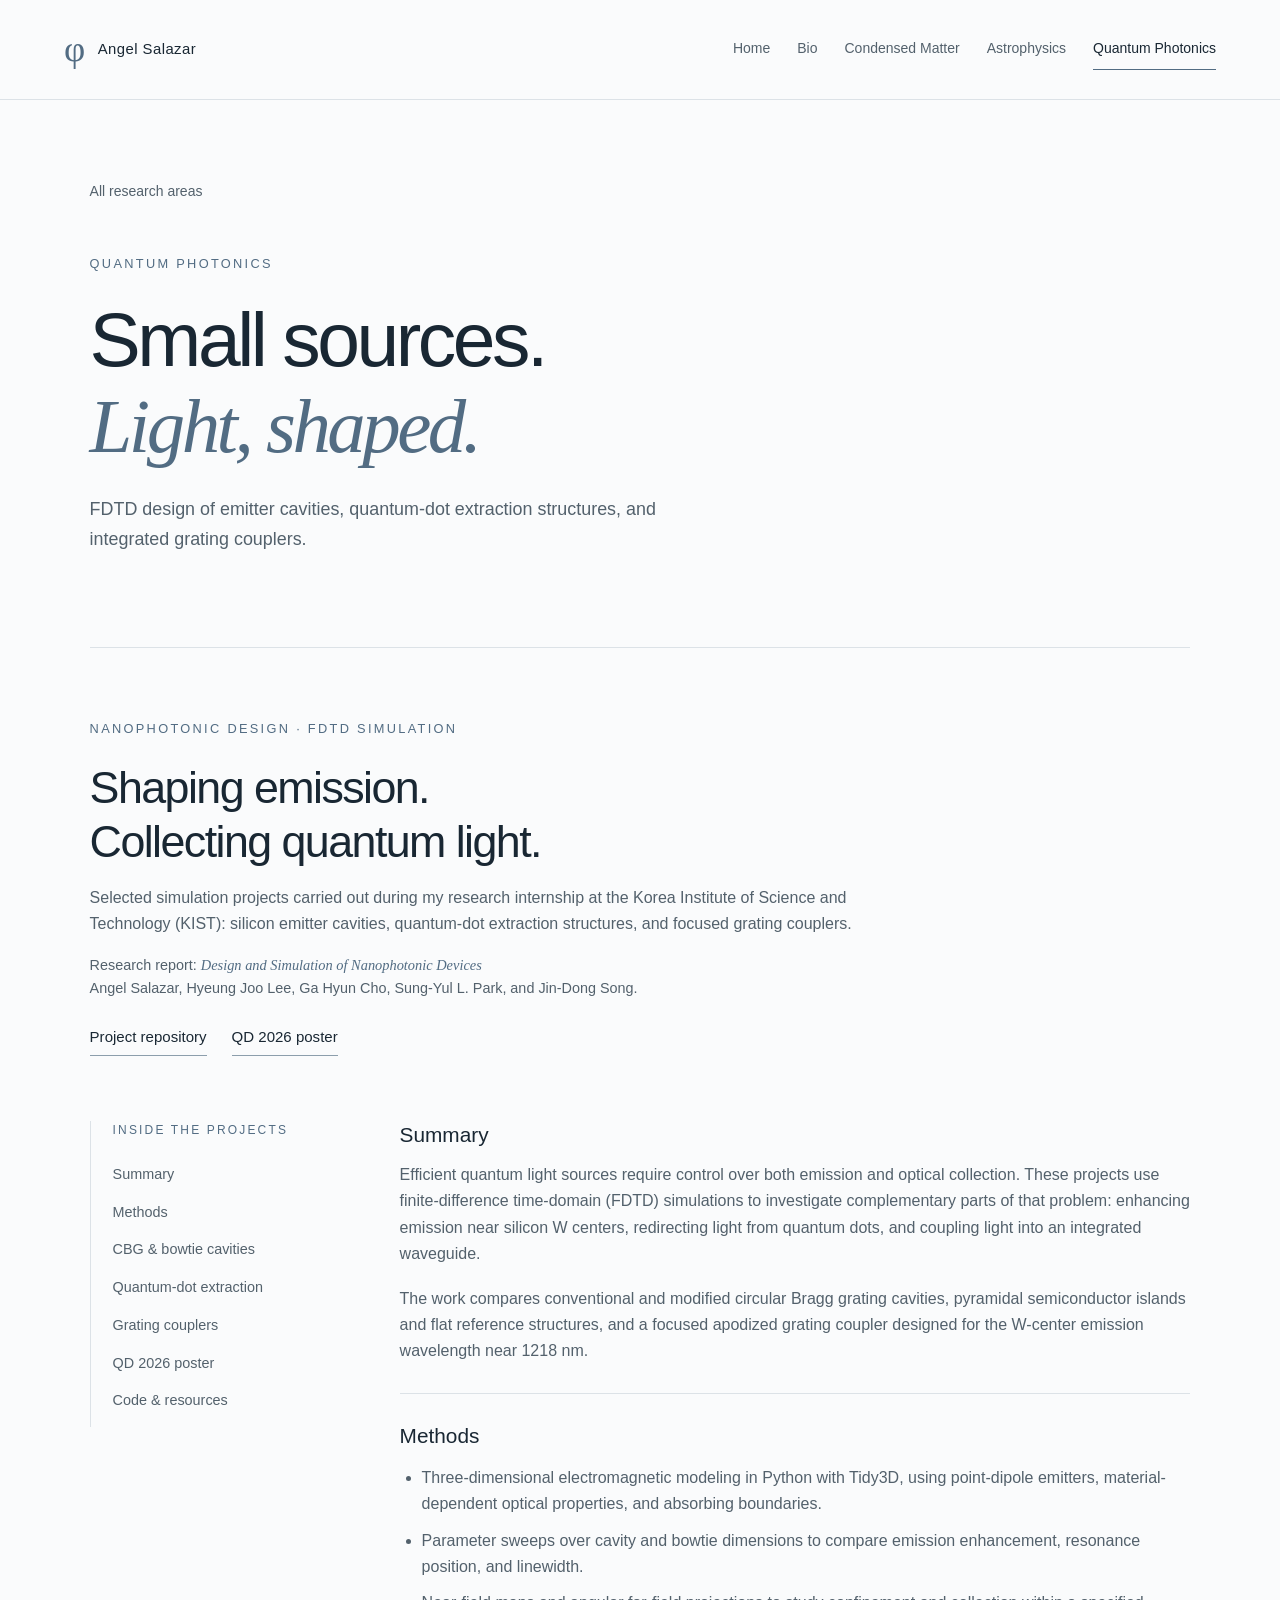
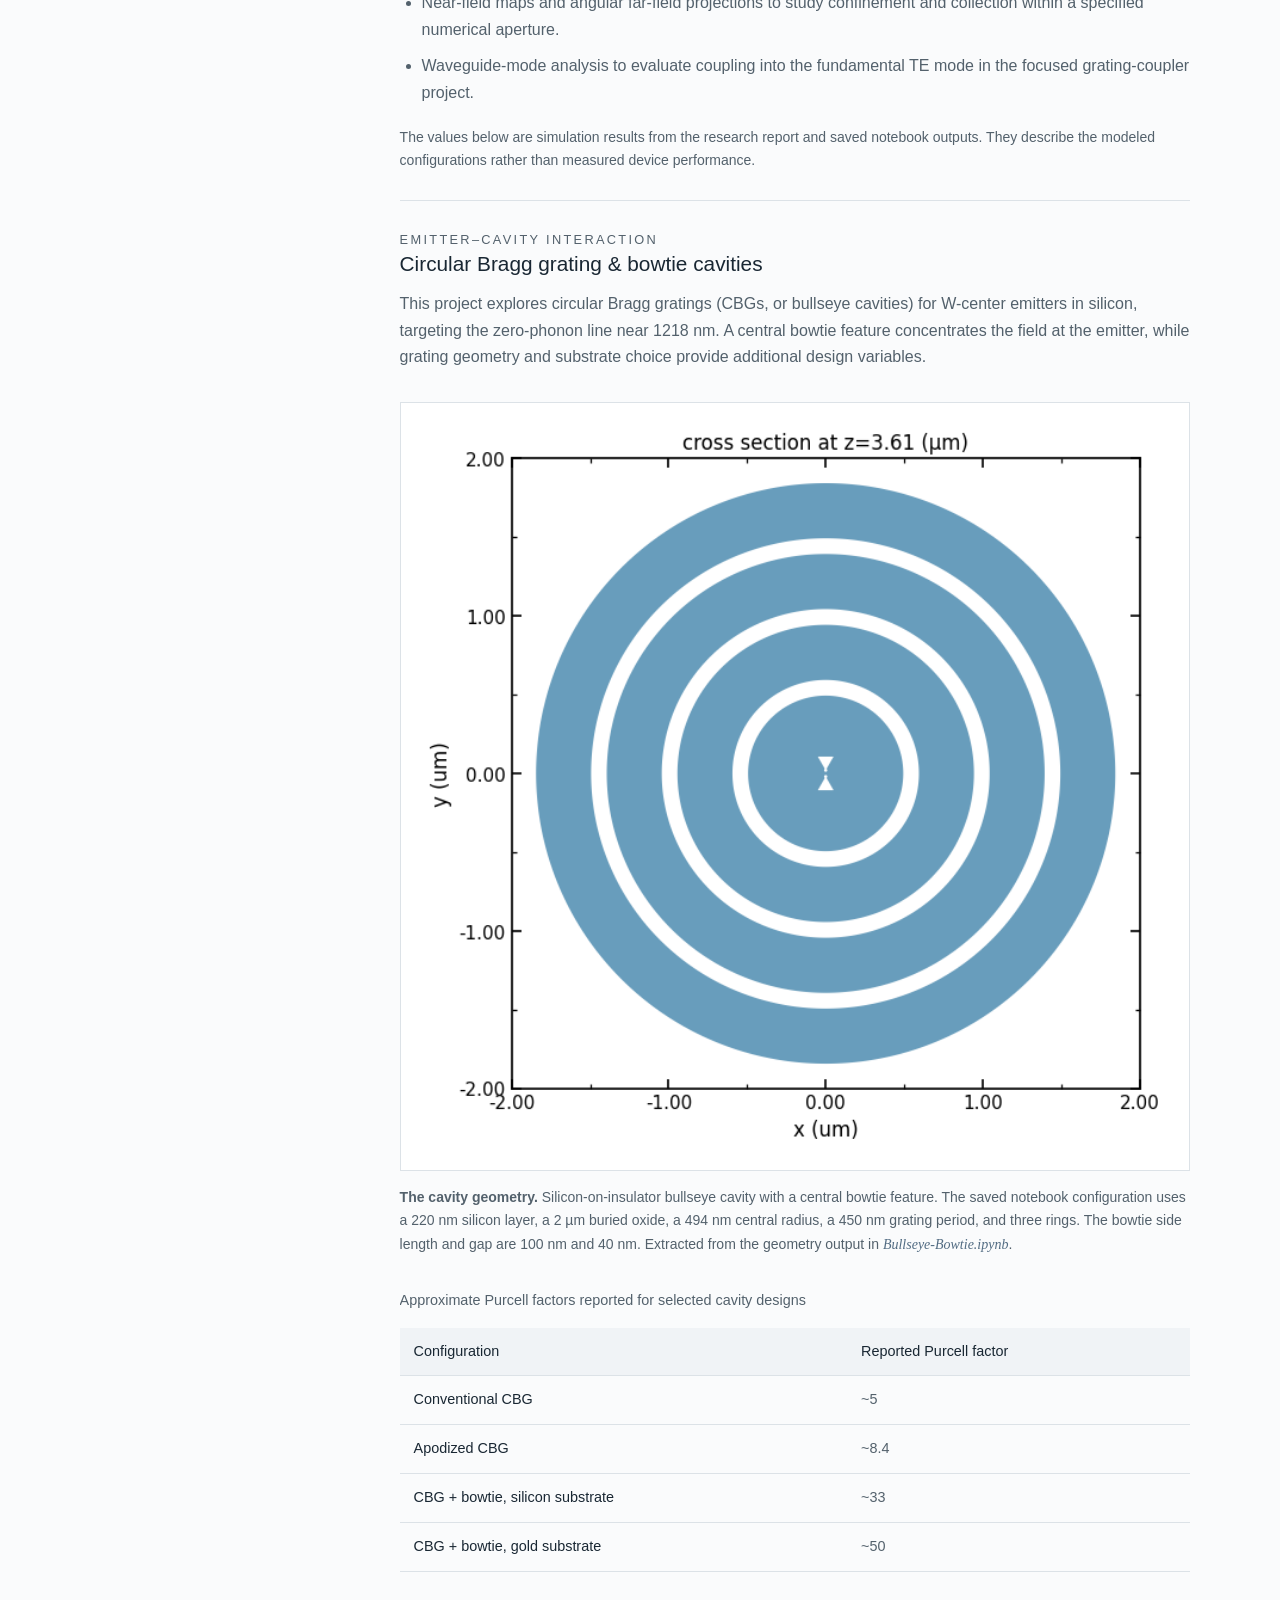
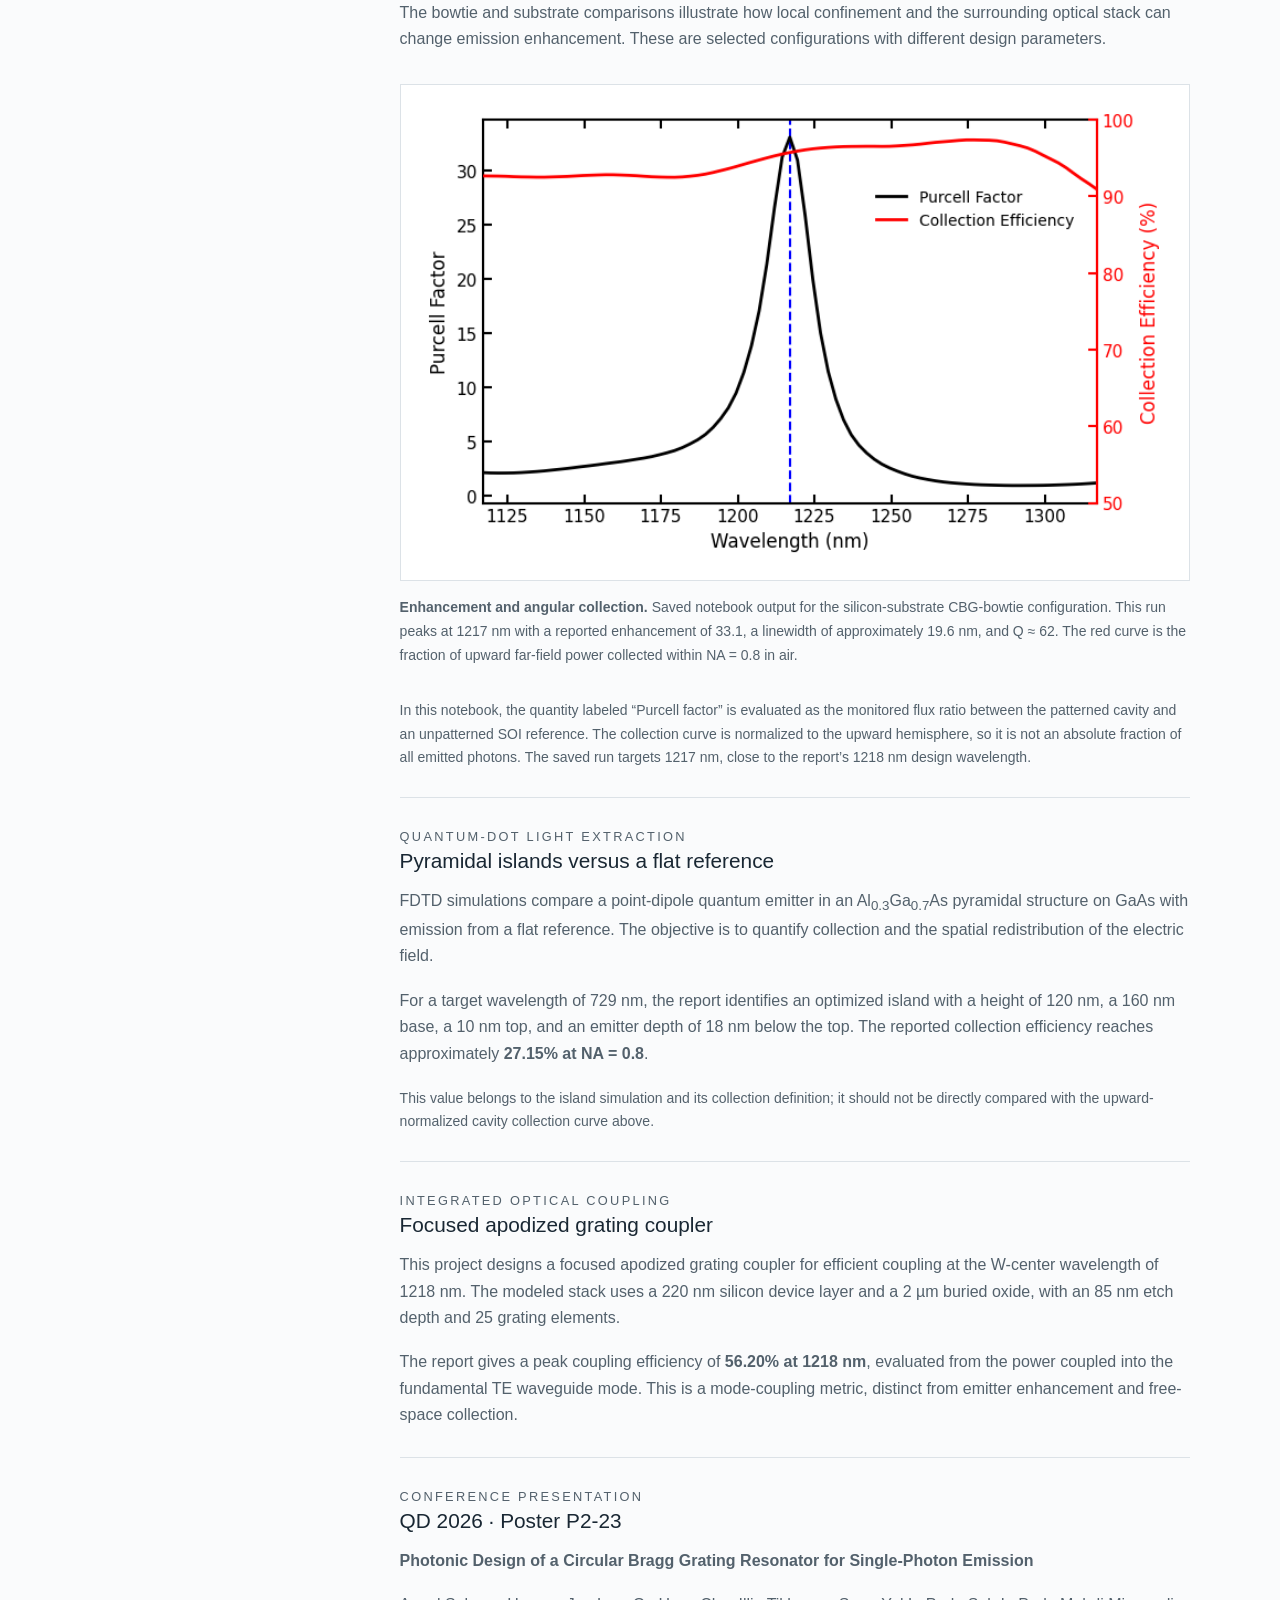
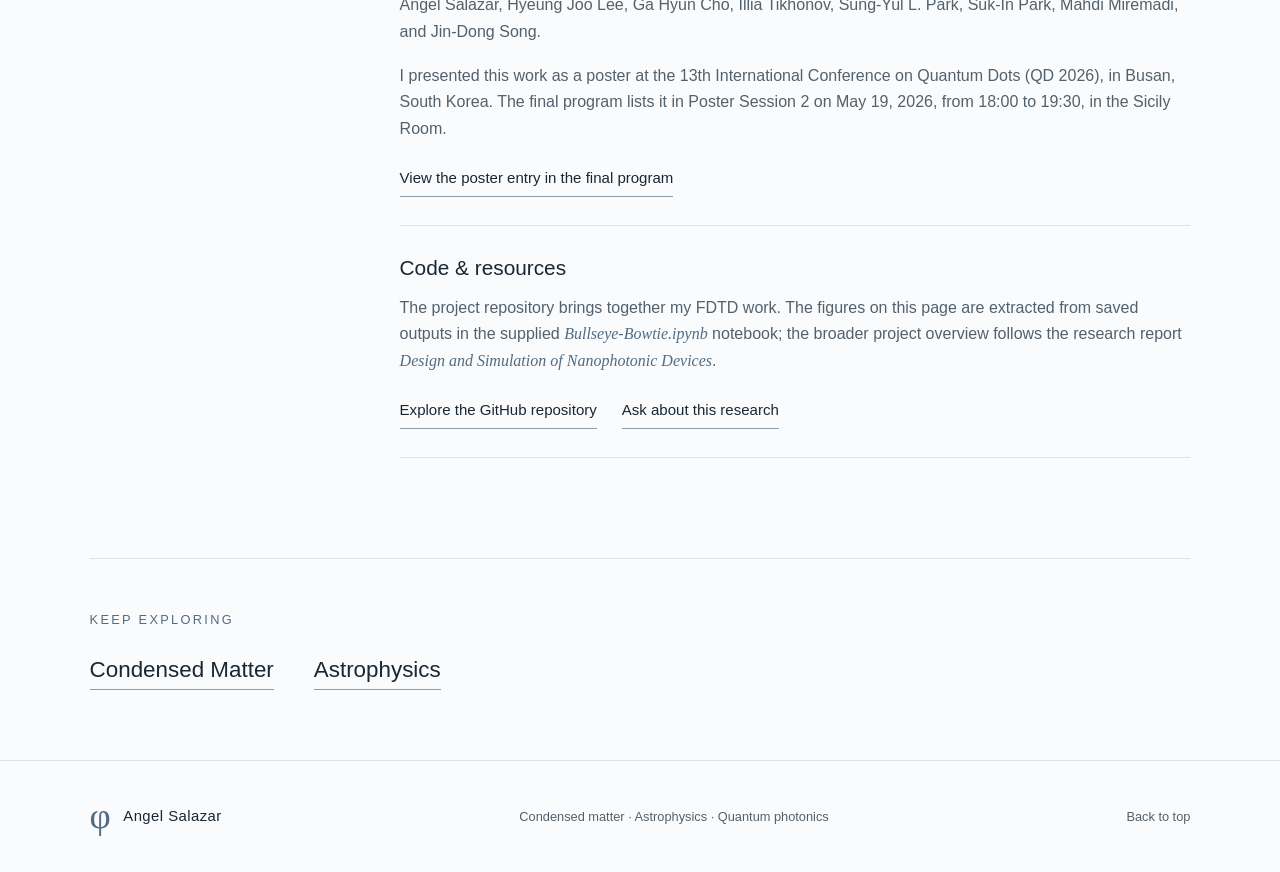
<file: quantum-photonics.html>
<!doctype html>
<html lang="en">
<head>
<meta charset="utf-8">
<meta name="viewport" content="width=device-width, initial-scale=1">
<meta name="color-scheme" content="light">
<meta name="description" content="FDTD design of emitter cavities, quantum-dot extraction structures, and integrated grating couplers.">
<title>Quantum Photonics · Angel Salazar</title>
<link rel="icon" href="assets/favicon.svg" type="image/svg+xml">
<link rel="stylesheet" href="assets/style.css">
<script src="assets/site.js" defer></script>
</head>
<body>
<a class="skip-link" href="#main">Skip to content</a>
<header class="site-header"><a class="brand" href="index.html" aria-label="Research portfolio home"><span class="brand-mark" aria-hidden="true">φ</span><span>Angel Salazar</span></a><button class="menu-toggle" type="button" aria-expanded="false" aria-controls="main-nav">Menu</button><nav id="main-nav" aria-label="Main navigation"><a href="index.html">Home</a><a href="bio.html">Bio</a><a href="condensed-matter.html">Condensed Matter</a><a href="astrophysics.html">Astrophysics</a><a href="quantum-photonics.html" aria-current="page">Quantum Photonics</a></nav></header>
<main id="main">
<section class="section page-intro"><a class="back-link" href="index.html#research">All research areas</a><p class="eyebrow">Quantum Photonics</p><h1>Small sources.<br><em>Light, shaped.</em></h1><p class="intro-copy">FDTD design of emitter cavities, quantum-dot extraction structures, and integrated grating couplers.</p></section>
<section class="section project-section">
  <div class="project-header">
    <p class="eyebrow">Nanophotonic design · FDTD simulation</p>
    <h2>Shaping emission.<br>Collecting quantum light.</h2>
    <p>Selected simulation projects carried out during my research internship at the Korea Institute of Science and Technology (KIST): silicon emitter cavities, quantum-dot extraction structures, and focused grating couplers.</p>
    <p class="paper-credit">Research report: <em>Design and Simulation of Nanophotonic Devices</em><br>Angel Salazar, Hyeung Joo Lee, Ga Hyun Cho, Sung-Yul L. Park, and Jin-Dong Song.</p>
    <div class="publication-links"><a class="text-link" href="https://github.com/AnyelTars/FiniteDifferenceTimeDomain-Method">Project repository</a><a class="text-link" href="#conference">QD 2026 poster</a></div>
  </div>
  <div class="project-layout">
    <aside class="project-index"><p class="eyebrow">Inside the projects</p><a href="#summary">Summary</a><a href="#methods">Methods</a><a href="#cavities">CBG &amp; bowtie cavities</a><a href="#pyramids">Quantum-dot extraction</a><a href="#couplers">Grating couplers</a><a href="#conference">QD 2026 poster</a><a href="#resources">Code &amp; resources</a></aside>
    <div class="project-content">
      <section class="detail-block" id="summary"><h3>Summary</h3><p>Efficient quantum light sources require control over both emission and optical collection. These projects use finite-difference time-domain (FDTD) simulations to investigate complementary parts of that problem: enhancing emission near silicon W centers, redirecting light from quantum dots, and coupling light into an integrated waveguide.</p><p>The work compares conventional and modified circular Bragg grating cavities, pyramidal semiconductor islands and flat reference structures, and a focused apodized grating coupler designed for the W-center emission wavelength near 1218 nm.</p></section>
      <section class="detail-block" id="methods"><h3>Methods</h3><ul class="method-list"><li>Three-dimensional electromagnetic modeling in Python with Tidy3D, using point-dipole emitters, material-dependent optical properties, and absorbing boundaries.</li><li>Parameter sweeps over cavity and bowtie dimensions to compare emission enhancement, resonance position, and linewidth.</li><li>Near-field maps and angular far-field projections to study confinement and collection within a specified numerical aperture.</li><li>Waveguide-mode analysis to evaluate coupling into the fundamental TE mode in the focused grating-coupler project.</li></ul><p class="source-note">The values below are simulation results from the research report and saved notebook outputs. They describe the modeled configurations rather than measured device performance.</p></section>
      <section class="detail-block" id="cavities"><p class="eyebrow">Emitter–cavity interaction</p><h3>Circular Bragg grating &amp; bowtie cavities</h3><p>This project explores circular Bragg gratings (CBGs, or bullseye cavities) for W-center emitters in silicon, targeting the zero-phonon line near 1218 nm. A central bowtie feature concentrates the field at the emitter, while grating geometry and substrate choice provide additional design variables.</p>
        <figure class="research-figure"><a href="assets/research/cbg-bowtie-geometry.png" aria-label="View the CBG-bowtie geometry at full size"><img src="assets/research/cbg-bowtie-geometry.png" width="631" height="612" loading="lazy" alt="Top-view cross section of a silicon bullseye cavity with three concentric etched rings and a pair of triangular air holes forming a bowtie feature at the center. Axes are in micrometers."></a><figcaption><strong>The cavity geometry.</strong> Silicon-on-insulator bullseye cavity with a central bowtie feature. The saved notebook configuration uses a 220 nm silicon layer, a 2 µm buried oxide, a 494 nm central radius, a 450 nm grating period, and three rings. The bowtie side length and gap are 100 nm and 40 nm. Extracted from the geometry output in <em>Bullseye-Bowtie.ipynb</em>.</figcaption></figure>
        <div class="research-table-wrap" role="region" aria-label="Reported cavity comparison" tabindex="0"><table class="research-table"><caption>Approximate Purcell factors reported for selected cavity designs</caption><thead><tr><th scope="col">Configuration</th><th scope="col">Reported Purcell factor</th></tr></thead><tbody><tr><th scope="row">Conventional CBG</th><td>~5</td></tr><tr><th scope="row">Apodized CBG</th><td>~8.4</td></tr><tr><th scope="row">CBG + bowtie, silicon substrate</th><td>~33</td></tr><tr><th scope="row">CBG + bowtie, gold substrate</th><td>~50</td></tr></tbody></table></div>
        <p>The bowtie and substrate comparisons illustrate how local confinement and the surrounding optical stack can change emission enhancement. These are selected configurations with different design parameters.</p>
        <figure class="research-figure"><a href="assets/research/cbg-bowtie-spectrum.png" aria-label="View the CBG-bowtie emission and collection spectrum at full size"><img src="assets/research/cbg-bowtie-spectrum.png" width="681" height="415" loading="lazy" alt="Wavelength-dependent CBG-bowtie response. The black Purcell-factor curve peaks near 1217 nm at approximately 33, and the red collection-efficiency curve remains above 90 percent over much of the displayed range. The blue dashed line marks the target wavelength."></a><figcaption><strong>Enhancement and angular collection.</strong> Saved notebook output for the silicon-substrate CBG-bowtie configuration. This run peaks at 1217 nm with a reported enhancement of 33.1, a linewidth of approximately 19.6 nm, and Q ≈ 62. The red curve is the fraction of upward far-field power collected within NA = 0.8 in air.</figcaption></figure>
        <p class="source-note">In this notebook, the quantity labeled “Purcell factor” is evaluated as the monitored flux ratio between the patterned cavity and an unpatterned SOI reference. The collection curve is normalized to the upward hemisphere, so it is not an absolute fraction of all emitted photons. The saved run targets 1217 nm, close to the report’s 1218 nm design wavelength.</p>
      </section>
      <section class="detail-block" id="pyramids"><p class="eyebrow">Quantum-dot light extraction</p><h3>Pyramidal islands versus a flat reference</h3><p>FDTD simulations compare a point-dipole quantum emitter in an Al<sub>0.3</sub>Ga<sub>0.7</sub>As pyramidal structure on GaAs with emission from a flat reference. The objective is to quantify collection and the spatial redistribution of the electric field.</p><p>For a target wavelength of 729 nm, the report identifies an optimized island with a height of 120 nm, a 160 nm base, a 10 nm top, and an emitter depth of 18 nm below the top. The reported collection efficiency reaches approximately <strong>27.15% at NA = 0.8</strong>.</p><p class="source-note">This value belongs to the island simulation and its collection definition; it should not be directly compared with the upward-normalized cavity collection curve above.</p></section>
      <section class="detail-block" id="couplers"><p class="eyebrow">Integrated optical coupling</p><h3>Focused apodized grating coupler</h3><p>This project designs a focused apodized grating coupler for efficient coupling at the W-center wavelength of 1218 nm. The modeled stack uses a 220 nm silicon device layer and a 2 µm buried oxide, with an 85 nm etch depth and 25 grating elements.</p><p>The report gives a peak coupling efficiency of <strong>56.20% at 1218 nm</strong>, evaluated from the power coupled into the fundamental TE waveguide mode. This is a mode-coupling metric, distinct from emitter enhancement and free-space collection.</p></section>
      <section class="detail-block" id="conference"><p class="eyebrow">Conference presentation</p><h3>QD 2026 · Poster P2-23</h3><p><strong>Photonic Design of a Circular Bragg Grating Resonator for Single-Photon Emission</strong></p><p>Angel Salazar, Hyeung Joo Lee, Ga Hyun Cho, Illia Tikhonov, Sung-Yul L. Park, Suk-In Park, Mahdi Miremadi, and Jin-Dong Song.</p><p>I presented this work as a poster at the 13th International Conference on Quantum Dots (QD 2026), in Busan, South Korea. The final program lists it in Poster Session 2 on May 19, 2026, from 18:00 to 19:30, in the Sicily Room.</p><div class="publication-links"><a class="text-link" href="https://d2j16w31g89z0j.cloudfront.net/site/qd2026a/glance/QD_2026_Final_Program2.pdf#page=15">View the poster entry in the final program</a></div></section>
      <section class="detail-block" id="resources"><h3>Code &amp; resources</h3><p>The project repository brings together my FDTD work. The figures on this page are extracted from saved outputs in the supplied <em>Bullseye-Bowtie.ipynb</em> notebook; the broader project overview follows the research report <em>Design and Simulation of Nanophotonic Devices</em>.</p><div class="publication-links"><a class="text-link" href="https://github.com/AnyelTars/FiniteDifferenceTimeDomain-Method">Explore the GitHub repository</a><a class="text-link" href="mailto:angel.salazar.fisica@gmail.com?subject=Quantum%20photonics%20research%20inquiry">Ask about this research</a></div></section>
    </div>
  </div>
</section>
<section class="section next-section"><p class="eyebrow">Keep exploring</p><div class="area-links"><a href="condensed-matter.html">Condensed Matter</a><a href="astrophysics.html">Astrophysics</a></div></section></main>
<footer class="site-footer"><a class="brand" href="index.html"><span class="brand-mark" aria-hidden="true">φ</span><span>Angel Salazar</span></a><p>Condensed matter · Astrophysics · Quantum photonics</p><a href="#main">Back to top</a></footer>
</body></html>
</file>
<file: assets/style.css>
:root{--bg:#fafbfc;--panel:#f0f3f6;--text:#192733;--muted:#53616c;--gold:#526c83;--line:#dce2e7;color-scheme:light;font-family:Arial,Helvetica,sans-serif;font-size:16px}*{box-sizing:border-box}html{scroll-behavior:smooth;scroll-padding-top:35px}body{margin:0;background:var(--bg);color:var(--text);line-height:1.65}a{color:inherit;text-decoration:none}button{font:inherit}a:focus-visible,button:focus-visible{outline:2px solid var(--gold);outline-offset:7px}::selection{background:var(--gold);color:var(--bg)}.skip-link{position:fixed;top:-90px;left:20px;padding:12px 20px;background:var(--gold);color:var(--bg);z-index:20}.skip-link:focus{top:10px}.site-header{position:relative;z-index:5;min-height:100px;padding:24px 5%;display:flex;justify-content:space-between;align-items:center;gap:30px;border-bottom:1px solid #dce2e7}.brand{display:inline-flex;align-items:center;gap:12px;white-space:nowrap;font-size:.93rem;letter-spacing:.03em}.brand-mark{font-family:Georgia,serif;font-size:2.3rem;line-height:1;color:var(--gold)}nav{display:flex;gap:27px;align-items:center}nav a{font-size:.875rem;white-space:nowrap;color:#53616c;padding:8px 0;border-bottom:1px solid transparent}nav a:hover,nav a[aria-current]{color:var(--text);border-bottom-color:var(--gold)}.menu-toggle{display:none}.hero{position:relative;min-height:700px;min-height:min(790px,calc(100svh - 100px));padding:110px max(7vw,calc((100vw - 1180px)/2)) 105px;display:flex;align-items:center;isolation:isolate;overflow:hidden}.hero-art{position:absolute;z-index:-2;inset:0;background:url('field.svg') no-repeat right center;background-size:auto 105%;opacity:.85}.hero:after{content:'';position:absolute;inset:0;z-index:-1;background:linear-gradient(90deg,var(--bg) 3%,#fafbfce8 27%,#fafbfc44 70%,#fafbfc20),linear-gradient(0deg,var(--bg),transparent 20%)}.eyebrow{text-transform:uppercase;font-size:.8rem;letter-spacing:.18em;color:var(--gold);font-weight:500;margin:0 0 22px}.hero h1{font-weight:400;font-size:clamp(4rem,7.5vw,7.1rem);line-height:1.04;letter-spacing:-.055em;margin:0 0 32px}em{font-family:Georgia,'Times New Roman',serif;font-weight:400;color:#526c83}.hero-description{font-size:1.06rem;line-height:1.85;color:#53616c;max-width:570px}.hero-actions{display:flex;align-items:center;gap:32px;margin-top:36px}.button{display:inline-block;border:1px solid #8c9eac;padding:12px 25px;font-size:.9rem;transition:background .2s,color .2s}.button:hover{background:var(--gold);color:var(--bg)}.text-link{border-bottom:1px solid #8c9eac;padding-bottom:5px;font-size:.94rem;overflow-wrap:anywhere}.text-link:hover{color:var(--gold)}.hero-caption{position:absolute;bottom:25px;right:6vw;text-transform:uppercase;letter-spacing:.22em;font-size:.75rem;color:#62727e}.section{max-width:1180px;width:86%;margin:auto;padding:100px 0}.section-heading{display:flex;justify-content:space-between;gap:60px;align-items:flex-end;margin-bottom:50px}h2{font-size:clamp(2rem,3.5vw,3.3rem);font-weight:400;line-height:1.2;letter-spacing:-.035em;margin:0}h3{font-weight:400}.section-heading>p{max-width:320px;color:var(--muted);margin:0 0 5px;font-size:.98rem}.research-section{padding-top:80px}.research-row{display:grid;grid-template-columns:125px 1fr auto;gap:30px;align-items:center;border-top:1px solid var(--line);padding:38px 12px 38px 0;transition:background .2s,padding .2s}.research-row:last-child{border-bottom:1px solid var(--line)}.research-row:hover{background:#edf2f6;padding-left:12px}.research-row .eyebrow{font-size:.75rem;margin:0 0 5px}.research-row h3{font-size:1.8rem;line-height:1.2;letter-spacing:-.03em;margin:0 0 12px}.research-row p:not(.eyebrow){font-size:.96rem;max-width:600px;margin:0;color:var(--muted)}.row-action{font-size:.875rem;color:var(--gold);border-bottom:1px solid #8c9eac;padding:5px 0;white-space:nowrap}.area-icon{display:block;width:86px;height:86px;position:relative;opacity:.8}.matter-icon{background:radial-gradient(circle,#526c83 2px,transparent 3px) 1px 1px/22px 22px}.matter-icon:after{content:'';position:absolute;inset:11px;border:1px solid #526c8355;transform:rotate(30deg)}.astro-icon{border:1px solid #526c8365;border-radius:50%;transform:rotate(-30deg) scaleY(.55)}.astro-icon:before{content:'';position:absolute;inset:12px -12px;border:1px solid #526c8390;border-radius:50%;transform:rotate(60deg)}.astro-icon:after{content:'';position:absolute;inset:33px;background:#526c83;border-radius:50%;box-shadow:0 0 25px #526c8366}.photon-icon{background:repeating-linear-gradient(90deg,transparent 0 11px,#526c8365 12px 13px,transparent 14px 22px);mask-image:radial-gradient(ellipse,black,transparent 73%);transform:rotate(-25deg)}.photon-icon:before{content:'';position:absolute;top:40px;left:5px;width:76px;height:1px;background:#526c83;box-shadow:0 0 14px #526c83}.closing{border-top:1px solid var(--line);display:grid;grid-template-columns:1fr 1fr;column-gap:80px;padding:75px 0 100px}.closing .eyebrow{grid-column:1/-1}.closing h2{grid-row:2/4}.closing>p:not(.eyebrow){color:var(--muted);margin:0 0 25px}.closing .text-link{justify-self:start}.site-footer{border-top:1px solid var(--line);padding:32px 7%;display:flex;align-items:center;justify-content:space-between;gap:25px}.site-footer p,.site-footer>a:last-child{font-size:.8rem;color:var(--muted)}.page-intro{padding-top:80px;padding-bottom:75px;border-bottom:1px solid var(--line)}.page-intro h1{font-size:clamp(3rem,6vw,5.3rem);font-weight:400;line-height:1.12;letter-spacing:-.045em;margin:0 0 25px}.intro-copy{max-width:650px;color:var(--muted);font-size:1.12rem}.back-link{display:block;margin-bottom:50px;color:var(--muted);font-size:.875rem}.back-link:hover{color:var(--gold)}.bio-layout{display:grid;grid-template-columns:.8fr 1.2fr;gap:95px}.portrait-placeholder{min-height:400px;background:radial-gradient(ellipse at 50% 40%,#e1e8ee,var(--panel) 70%);border:1px solid var(--line);display:flex;flex-direction:column;align-items:center;justify-content:center}.portrait-symbol{font-family:Georgia,serif;color:#71869a;font-size:7rem;font-style:italic;line-height:1.3}.portrait-placeholder p{color:var(--muted);font-size:.875rem}.bio-copy>p:not(.eyebrow){color:var(--muted)}.detail-block{padding:28px 0;border-bottom:1px solid var(--line);scroll-margin-top:35px}.detail-block h3{font-size:1.3rem;line-height:1.3;margin:0 0 14px}.detail-block p{margin:0;color:var(--muted)}.placeholder-copy{color:#5d6c78}.project-section{padding-top:70px}.project-header{max-width:800px;margin-bottom:65px}.project-header>p:not(.eyebrow){color:var(--muted)}.project-layout{display:grid;grid-template-columns:230px 1fr;gap:80px}.project-index{align-self:start;position:sticky;top:30px;border-left:1px solid var(--line);padding-left:22px}.project-index .eyebrow{font-size:.75rem}.project-index a{display:block;color:var(--muted);font-size:.9rem;margin:14px 0}.project-index a:hover{color:var(--gold)}.project-content .detail-block:first-child{padding-top:0}.figure-placeholder{margin:28px 0 5px;border:1px dashed #9caebb;min-height:250px;display:flex;flex-direction:column;align-items:center;justify-content:center;text-align:center;padding:25px;background:var(--panel)}.figure-symbol{font-size:4rem;line-height:1.2;font-family:Georgia,serif;color:#526c83}.figure-placeholder figcaption{font-size:.9rem;color:#53616c}.figure-placeholder figcaption span{display:block;color:#5d6c78;font-size:.8rem;margin-top:8px}.next-section{border-top:1px solid var(--line);padding:50px 0 70px}.area-links{display:flex;gap:40px;flex-wrap:wrap}.area-links a{font-size:1.4rem;border-bottom:1px solid #8c9eac}.area-links a:hover{color:var(--gold)}
@media(min-width:1600px){.hero{min-height:800px}}@media(max-width:1100px){nav{gap:16px}.brand{font-size:.875rem}nav a{font-size:.8rem}.project-layout{gap:40px;grid-template-columns:190px 1fr}}@media(max-width:800px){.site-header{min-height:80px;padding:20px 7%;flex-wrap:wrap;gap:0}.brand{font-size:.9rem}.menu-toggle{display:block;border:1px solid var(--line);background:transparent;color:var(--text);padding:6px 13px;font-size:.875rem}.js nav{display:none}.js nav.is-open{display:flex}nav{width:100%;flex-direction:column;align-items:stretch;gap:0;padding-top:20px}nav a{font-size:.95rem;padding:12px 0}.hero{padding-top:90px;padding-bottom:100px;min-height:660px}.hero-art{background-position:35% center;opacity:.6}.hero:after{background:linear-gradient(90deg,#fafbfcf2,#fafbfc80),linear-gradient(0deg,var(--bg),transparent 30%)}.hero h1{font-size:clamp(3.8rem,12vw,6rem)}.hero-caption{left:7%;right:auto;font-size:.75rem}.section{padding:65px 0}.section-heading{display:block;margin-bottom:35px}.section-heading>p{margin-top:25px;max-width:480px}.research-row{grid-template-columns:70px 1fr;gap:20px;padding:28px 0}.area-icon{width:60px;height:60px}.astro-icon:after{inset:23px}.photon-icon:before{top:30px;width:50px}.research-row h3{font-size:1.5rem}.row-action{grid-column:2;justify-self:start}.closing{display:block}.closing h2{margin-bottom:24px}.closing>p:not(.eyebrow){max-width:500px}.site-footer{align-items:flex-start;flex-direction:column;gap:8px}.site-footer p{margin:4px 0}.bio-layout{grid-template-columns:1fr;gap:45px}.portrait-placeholder{min-height:280px;max-width:420px;width:100%}.project-layout{display:block}.project-index{position:static;display:flex;flex-wrap:wrap;gap:12px 22px;padding:0 0 28px;border-left:0;border-bottom:1px solid var(--line);margin-bottom:35px}.project-index .eyebrow{width:100%;margin:0}.project-index a{margin:0}.page-intro{padding-top:55px}.project-header{margin-bottom:40px}.area-links{gap:22px}.desktop-break{display:none}}@media(prefers-reduced-motion:reduce){html{scroll-behavior:auto}*{transition:none!important}}

/* Decorative atoms drifting across the homepage viewport. */
#atom-background {
  position: fixed;
  inset: 0;
  width: 100%;
  height: 100%;
  z-index: 0;
  pointer-events: none;
  opacity: .46;
}
.has-atom-background main, .has-atom-background .site-footer {
  position: relative;
  z-index: 1;
}
.has-atom-background .hero::after { content: none; }
.hero-content { position: relative; z-index: 1; }
.motion-toggle {
  position: absolute;
  right: 6vw;
  bottom: 64px;
  z-index: 2;
  color: var(--muted);
  background: #fafbfce6;
  border: 1px solid var(--line);
  border-radius: 3px;
  padding: 6px 12px;
  font-size: .8rem;
  cursor: pointer;
}
.motion-toggle:hover { border-color: var(--gold); color: var(--text); }
@media (max-width: 800px) {
  #atom-background { opacity: .32; }
  .motion-toggle { right: 7%; bottom: 24px; }
  .hero-caption { bottom: 68px; }
}

/* Academic biography and original research figures. */
.profile-panel { align-self: start; padding: 36px; border: 1px solid var(--line); background: var(--panel); }
.profile-monogram { font-family: Georgia, serif; font-size: 5rem; line-height: 1.2; color: var(--gold); margin-bottom: 40px; }
.profile-panel h2 { font-size: 2rem; }
.profile-panel > p:not(.eyebrow) { color: var(--muted); }
.profile-panel .text-link { display: table; margin-top: 20px; }
.bio-section { border-top: 1px solid var(--line); padding-top: 70px; }
.experience-entry { display: grid; grid-template-columns: 220px 1fr; gap: 45px; padding: 30px 0; border-top: 1px solid var(--line); }
.experience-entry h3 { font-size: 1.3rem; margin: 0 0 8px; line-height: 1.4; }
.experience-entry p { color: var(--muted); margin: 0 0 14px; }
.experience-date { font-size: .875rem; }
.experience-entry .institution { color: var(--gold); font-size: .9rem; }
.publication-list { margin-top: 30px; }
.publication-status { text-transform: uppercase; letter-spacing: .1em; font-size: .75rem; margin-bottom: 12px !important; color: var(--gold) !important; }
.publication-links { display: flex; flex-wrap: wrap; gap: 12px 25px; margin-top: 24px; }
.skills-grid { display: grid; grid-template-columns: 1fr 1fr; gap: 0 60px; }
.contact-note, .source-note { font-size: .875rem; margin-top: 20px !important; }
.detail-block > p + p { margin-top: 18px; }
.paper-credit { font-size: .9rem; }
.method-list { color: var(--muted); padding-left: 22px; }
.method-list li { margin: 10px 0; }
.research-figure { margin: 32px 0; }
.research-figure > a { display: block; padding: 18px; background: white; border: 1px solid var(--line); }
.research-figure img { display: block; width: 100%; height: auto; }
.research-figure figcaption { margin-top: 15px; font-size: .875rem; color: var(--muted); line-height: 1.7; }
.research-figure figcaption a { text-decoration: underline; text-underline-offset: 3px; }
@media (max-width: 800px) {
  .profile-panel { padding: 28px; }
  .experience-entry { grid-template-columns: 1fr; gap: 4px; }
  .skills-grid { grid-template-columns: 1fr; }
  .research-figure > a { padding: 8px; }
}

.research-table-wrap { max-width: 100%; overflow-x: auto; margin: 28px 0; }
.research-table-wrap:focus-visible { outline: 2px solid var(--gold); outline-offset: 4px; }
.research-table { width: 100%; border-collapse: collapse; font-size: .9rem; }
.research-table caption { text-align: left; color: var(--muted); margin-bottom: 15px; }
.research-table th, .research-table td { padding: 12px 14px; text-align: left; border-bottom: 1px solid var(--line); }
.research-table thead { background: var(--panel); }
.research-table th { font-weight: 500; }
.research-table td { color: var(--muted); }
.project-content { min-width: 0; }
</file>
